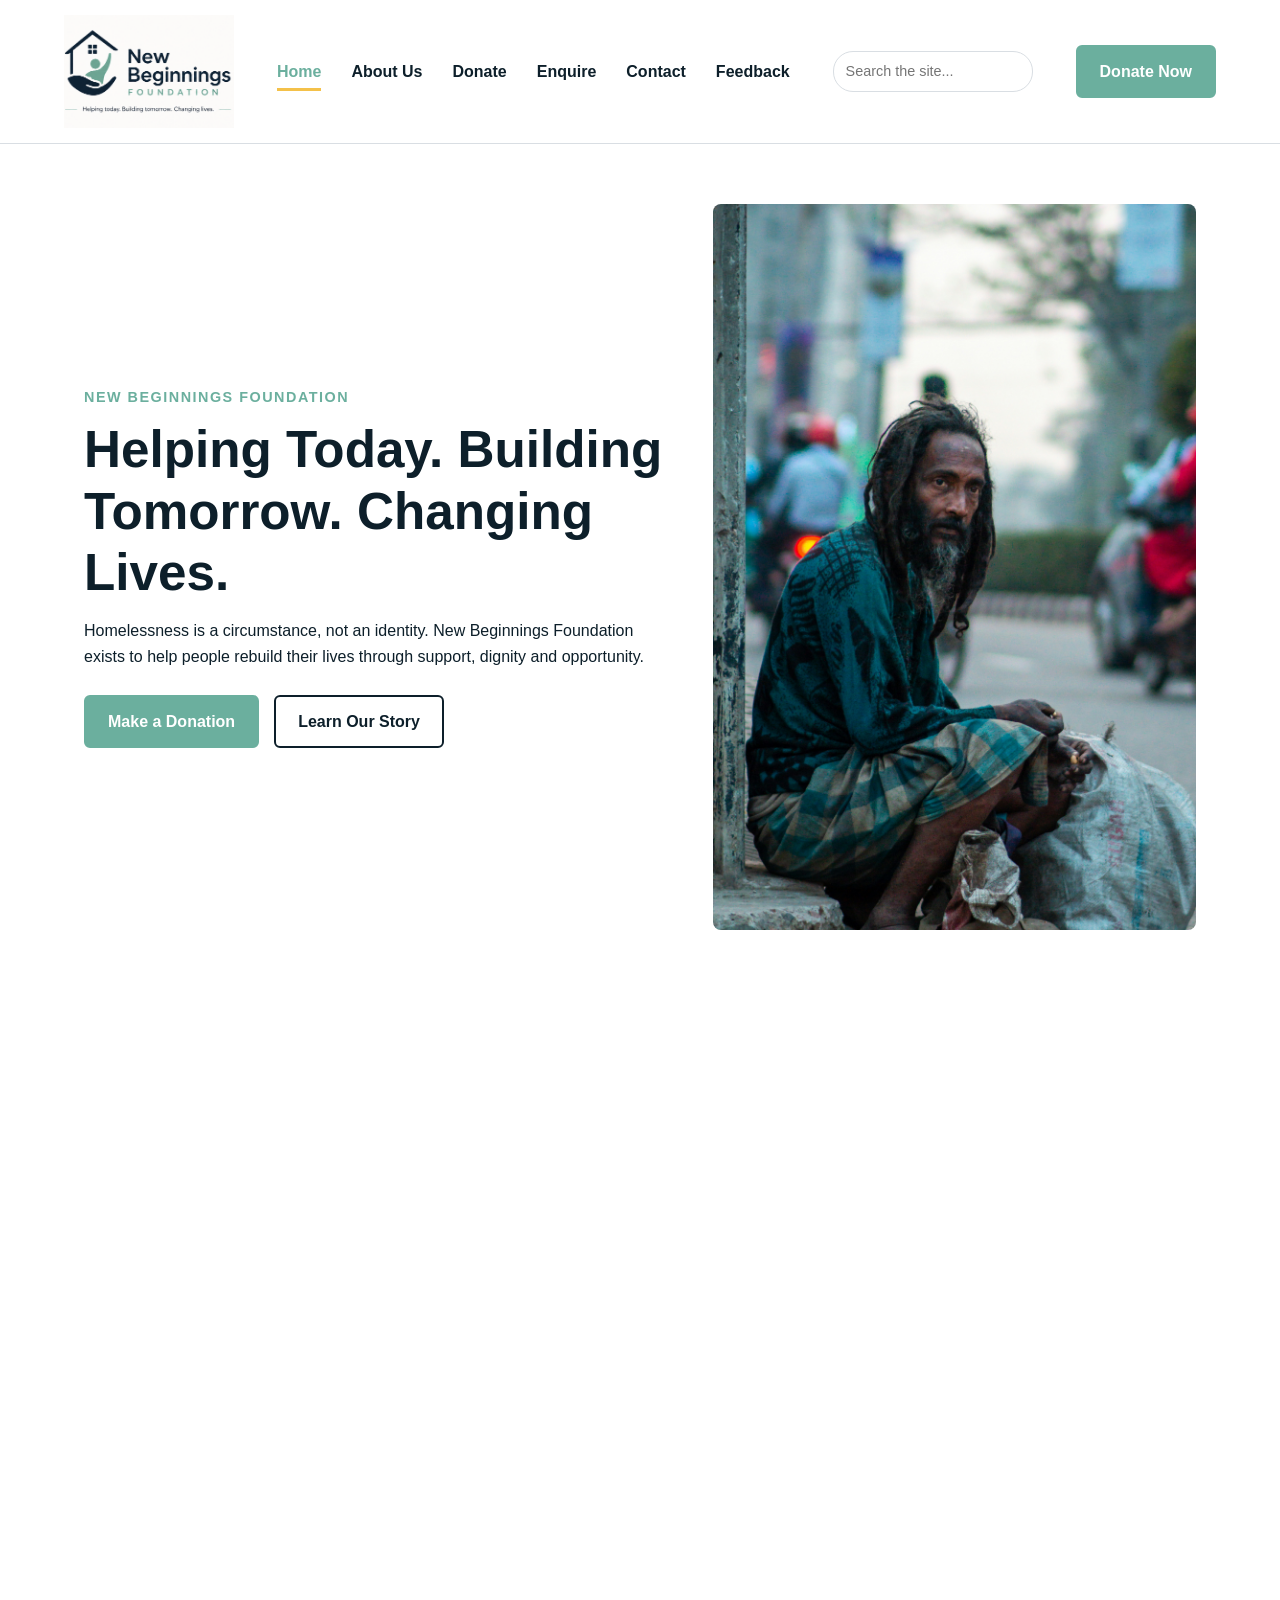
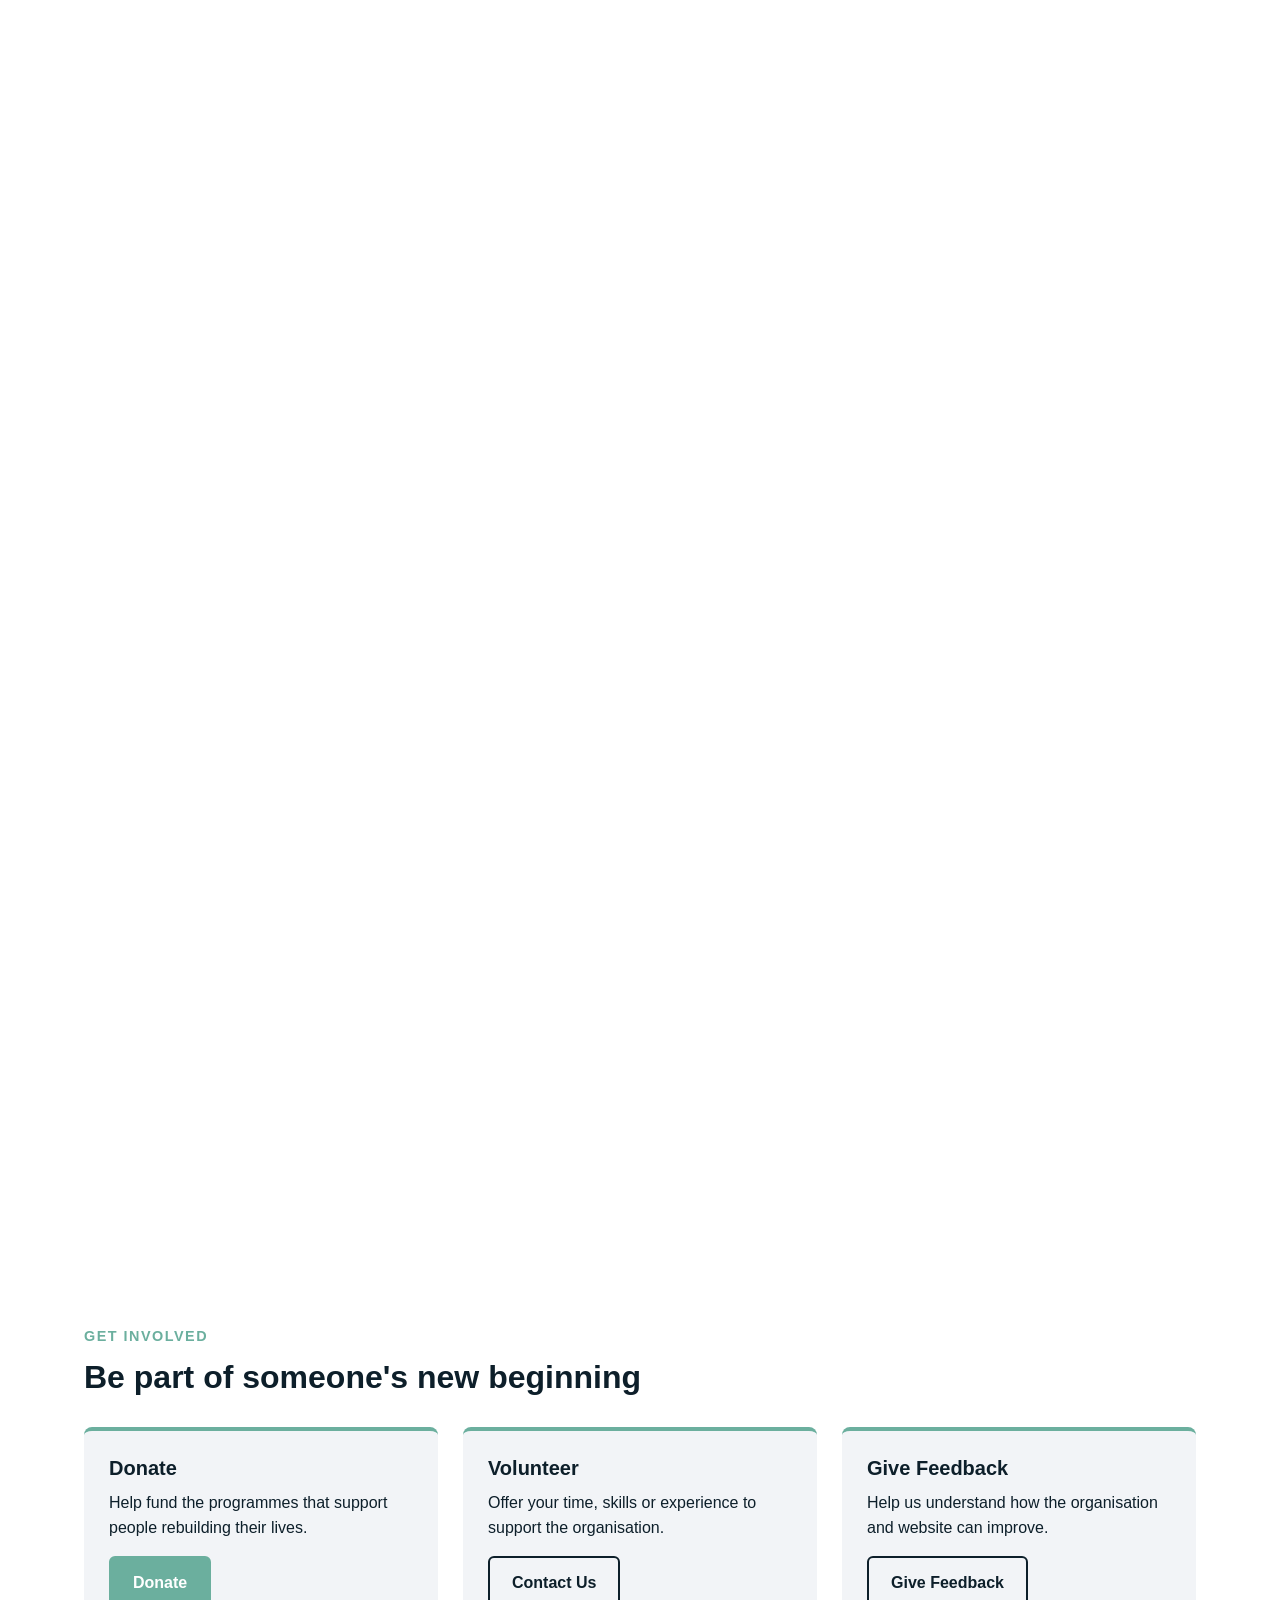
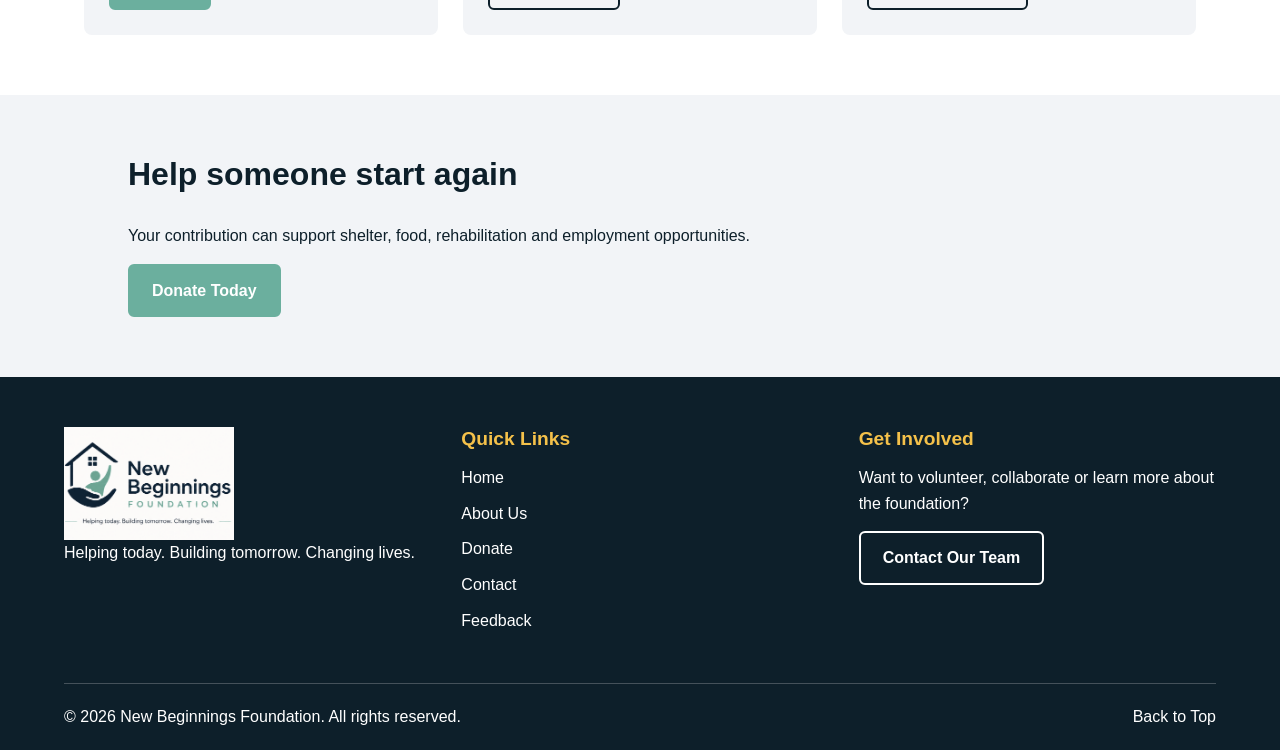
<file: index.html>
<!DOCTYPE html>
<html lang="en">

<header>
    <meta charset="UTF-8">
    <meta name="viewport" content="width=device-width, initial-scale=1.0">
    <meta name="description"
        content="New Beginnings Foundation is a South African non-profit organisation helping homeless people access shelter, rehabilitation, food and employment opportunities.">
    <meta name="author" content="New Beginnings Foundation">

    <meta name="robots" content="index, follow">

    <meta property="og:type" content="website">
    <meta property="og:site_name" content="New Beginnings Foundation">
    <meta property="og:title" content="New Beginnings Foundation | Helping People Rebuild Their Lives">
    <meta property="og:description" content="Helping homeless people access shelter, rehabilitation, food and employment opportunities in South Africa.">

    <title>Home | New Beginnings Foundation</title>

    <link rel="stylesheet" href="CSS/style.css">
</header>

<script src="JavaScript/search.js"></script>
<script src="JavaScript/counter.js"></script>
<script src="JavaScript/animations.js"></script>
<body id="top">

    <!--Header section-->
    <header class="site-header">

        <a href="index.html" class="logo-link">
            <img
                src="..\Subfolders\About\Logo.png"
                alt="New Beginnings Foundation logo"
                class="site-logo">
        </a>

        <nav class="main-navigation" aria-label="Main navigation">

            <ul>
                <li>
                    <a href="index.html" aria-current="page"> <!--Allows for styling of current page highlight-->
                        Home
                    </a>
                </li>
                <li>
                    <a href="about.html">
                        About Us
                    </a>
                </li>
                <li>
                    <a href="donate.html">
                        Donate
                    </a>
                </li>

                <li>
                    <a href="enquiry.html">
                        Enquire
                    </a>
                </li>

                <li>
                    <a href="contact.html">
                        Contact
                    </a>
                </li>
                <li>
                    <a href="feedback.html">
                        Feedback
                    </a>
                </li>
            </ul>
        </nav>

        <a href="donate.html" class="primary-button">
            Donate Now
        </a>

    </header>

    <main>
        <!--Hero-->

        <section class="content-section hero">

            <div>
                <p class="eyebrow">New Beginnings Foundation</p>

                <h1>Helping Today. Building Tomorrow. Changing Lives.</h1>

                <p>
                    Homelessness is a circumstance, not an identity.
                    New Beginnings Foundation exists to help people
                    rebuild their lives through support, dignity and
                    opportunity.
                </p>

                <div class="button-group">

                    <a href="donate.html" class="primary-button">
                        Make a Donation
                    </a>

                    <a href="about.html" class="secondary-button">
                        Learn Our Story
                    </a>
                </div>

            </div>

            <img
                src="..\Subfolders\Home\homeless.jpg"
                alt="A person experiencing homelessness"
                class="content-image">

        </section>

        <!--Main mission/goal-->
        <section class="content-section">

            <div class="section-heading">

                <p class="eyebrow">Why we exist</p>

                <h2>Existing for the people</h2>

            </div>

            <p>
                Here at New Beginnings Foundation, we prioritise the
                wellbeing and dignity of every person we assist.
            </p>

            <p>
                We exist to support people who are struggling to rebuild
                their lives and help them move towards stability,
                employment and independence.
            </p>

            <p>
                Our purpose is not only to provide short-term relief,
                but to help people create a better future.
            </p>

            <a href="about.html" class="secondary-button">
                Learn More About Us
            </a>

        </section>

        <!--Impact-->
        <section class="content-section">

            <div class="section-heading">

                <p class="eyebrow"> <!--Small text above heading-->
                    The challenge
                </p>

                <h2>Homelessness affects everyone</h2>

                <p>
                    Stronger communities are created when people work
                    together to support those who need help.
                </p>

            </div>

            <div class="card-grid">

                <article class="card">

                    <h3>200 000+</h3>
                    <p>People estimated to be experiencing homelessness.</p>

                </article>

                <article class="card">

                    <h3>60 million+</h3>
                    <p>
                        South Africans who can contribute towards
                        stronger communities.
                    </p>

                </article>

                <article class="card">

                    <h3>1 Goal</h3>

                    <p>Give people the opportunity to begin again.</p>

                </article>


            </div>
        </section>

        <!--Donation transperancy (where it goes/how its spent)-->
        <section class="content-section">

            <div class="section-heading">
                <p class="eyebrow"> <!--For transperancy from this point on the tags have an extra line-->
                    Your support matters
                </p>

                <h2>
                    Where donations go
                </h2>
            </div>

            <div class="card-grid">

                <article class="card"> <!--Meant to look like "bubbles" containing the info-->

                    <h3>
                        Housing
                    </h3>

                    <p>
                        Support towards temporary and subsidised
                        accommodation.
                    </p>

                </article>

                <article class="card">
                    <h3>
                        Food and Essentials
                    </h3>

                    <p>
                        Food, clothing, toiletries and other basic
                        necessities.
                    </p>
                </article>

                <article class="card">
                    <h3>
                        Rehabilitation
                    </h3>

                    <p>
                        Support for individuals working towards recovery
                        and stability.
                    </p>
                </article>

                <article class="card">
                    <h3>
                        Employment
                    </h3>

                    <p>
                        Helping people prepare for employment and access
                        opportunities.
                    </p>

                </article>
            </div>
        </section>

        <!--Company transperancy-->
        <section class="content-section">

            <div class="section-heading">

                <p class="eyebrow">
                    Transparency
                </p>

                <h2>
                    Every donation deserves an answer
                </h2>

            </div>

            <p>
                One of the main goals of New Beginnings Foundation is to
                show donors where their contributions are being used.
            </p>

            <p>
                Donations can be directed towards areas such as housing,
                food, rehabilitation and learnership opportunities.
            </p>

            <div class="card-grid">

                <article class="card">

                    <h3>
                        1. Donate
                    </h3>

                    <p>
                        Choose how much you would like to contribute.
                    </p>

                </article>

                <article class="card">

                    <h3>
                        2. Allocate
                    </h3>

                    <p>
                        Funds are directed towards foundation programmes
                        and priorities.
                    </p>

                </article>

                <article class="card">

                    <h3>
                        3. Report
                    </h3>

                    <p>
                        The foundation aims to provide regular updates
                        showing how funds have been used.
                    </p>

                </article>

            </div>

            <a href="donate.html" class="primary-button">
                See How Donations Work
            </a>

        </section>

        <!--Cumulative Donation Total-->
        <section class="content-section donation-total">

            <div class="section-heading">

                <p class="eyebrow">
                    Community support
                </p>

                <h2>
                    Together, every contribution adds up
                </h2>

            </div>

            <p>
                Current demonstration total:
            </p>

            <strong>
                R209 768
            </strong>

            <a href="donate.html" class="primary-button">
                Add Your Contribution
            </a>

        </section>

        <!--Donor leaderboard-->
        <section class="content-section">

            <div class="section-heading">

                <p class="eyebrow">
                    Community recognition
                </p>

                <h2>
                    Meet our top donors
                </h2>

            </div>

            <div class="table-container">

                <table>

                    <caption>
                        Donor Leaderboard
                    </caption>


                    <thead>
                        <tr>
                            <th scope="col">Rank</th>
                            <th scope="col">Donor</th>
                            <th scope="col">Amount</th>
                        </tr>
                    </thead>


                    <tbody>
                        <tr>
                            <td>1</td>
                            <td>Timmothy</td>
                            <td>R120 000</td>
                        </tr>

                        <tr>
                            <td>2</td>
                            <td>Thabo</td>
                            <td>R66 756</td>
                        </tr>

                        <tr>
                            <td>3</td>
                            <td>Charlene</td>
                            <td>R23 012</td>
                        </tr>
                    </tbody>

                </table>

            </div>

        </section>

        <!--Second Chance Plea-->
        <section class="content-section highlight-section">

            <div class="section-heading">

                <p class="eyebrow">
                    A new beginning
                </p>

                <h2>
                    Every journey is different.
                    Everyone deserves a second chance.
                </h2>

            </div>

            <p>
                A difficult period does not have to define someone's
                entire life. With support and opportunity, people can
                rebuild their confidence and independence.
            </p>
        </section>

        <!--Steps to a better life-->
        <section class="content-section">

            <div class="section-heading">

                <p class="eyebrow">
                    Moving forward
                </p>

                <h2>
                    Steps to a better life
                </h2>

            </div>

            <div class="card-grid">

                <article class="card">

                    <h3>
                        1. Accept where you are
                    </h3>

                    <p>
                        Understanding your current circumstances is the
                        first step towards change.
                    </p>

                </article>

                <article class="card">

                    <h3>
                        2. Visualise where you want to be
                    </h3>

                    <p>
                        Setting goals creates direction and gives people
                        something to work towards.
                    </p>

                </article>

                <article class="card">

                    <h3>
                        3. Work towards your new beginning
                    </h3>

                    <p>
                        Support, consistency and opportunity can help
                        turn a goal into a sustainable future.
                    </p>

                </article>
            </div>
        </section>

        <!-- Get Involved -->
        <section class="content-section">

            <div class="section-heading">

                <p class="eyebrow">
                    Get involved
                </p>

                <h2>
                    Be part of someone's new beginning
                </h2>

            </div>

            <div class="card-grid">

                <article class="card">

                    <h3>
                        Donate
                    </h3>

                    <p>
                        Help fund the programmes that support people
                        rebuilding their lives.
                    </p>

                    <a href="donate.html" class="primary-button">
                        Donate
                    </a>

                </article>

                <article class="card">

                    <h3>
                        Volunteer
                    </h3>

                    <p>
                        Offer your time, skills or experience to support
                        the organisation.
                    </p>

                    <a href="contact.html" class="secondary-button">
                        Contact Us
                    </a>

                </article>

                <article class="card">

                    <h3>
                        Give Feedback
                    </h3>

                    <p>
                        Help us understand how the organisation and
                        website can improve.
                    </p>

                    <a href="feedback.html" class="secondary-button">
                        Give Feedback
                    </a>

                </article>
            </div>
        </section>

        <!--CTA-->
        <section class="content-section highlight-section">

            <div class="section-heading">

                <h2>
                    Help someone start again
                </h2>

            </div>

            <p>
                Your contribution can support shelter, food,
                rehabilitation and employment opportunities.
            </p>

            <a href="donate.html" class="primary-button">
                Donate Today
            </a>
        </section>
    </main>

    <!--Footer section-->
    <footer class="site-footer">

        <div class="footer-content">

            <section>
                <img
                    src= "Subfolders\About\Logo.png"
                    alt="New Beginnings Foundation logo"
                    class="site-logo">

                <p>
                    Helping today. Building tomorrow.
                    Changing lives.
                </p>
            </section>

            <nav class="footer-navigation" aria-label="Footer navigation">

                <h2>
                    Quick Links
                </h2>

                <ul>
                    <li>
                        <a href="index.html">
                            Home
                        </a>
                    </li>
                    <li>
                        <a href="about.html">
                            About Us
                        </a>
                    </li>
                    <li>
                        <a href="donate.html">
                            Donate
                        </a>
                    </li>
                    <li>
                        <a href="contact.html">
                            Contact
                        </a>
                    </li>
                    <li>
                        <a href="feedback.html">
                            Feedback
                        </a>
                    </li>
                </ul>
            </nav>


            <section>
                <h2>
                    Get Involved
                </h2>

                <p>
                    Want to volunteer, collaborate or learn more about
                    the foundation?
                </p>

                <a href="contact.html" class="secondary-button">
                    Contact Our Team
                </a>

            </section>
        </div>

        <div class="footer-bottom">

            <p>
                &copy; 2026 New Beginnings Foundation.
                All rights reserved.
            </p>

            <a href="#top">
                Back to Top
            </a>
        </div>
    </footer>
</body>

</html>
</file>
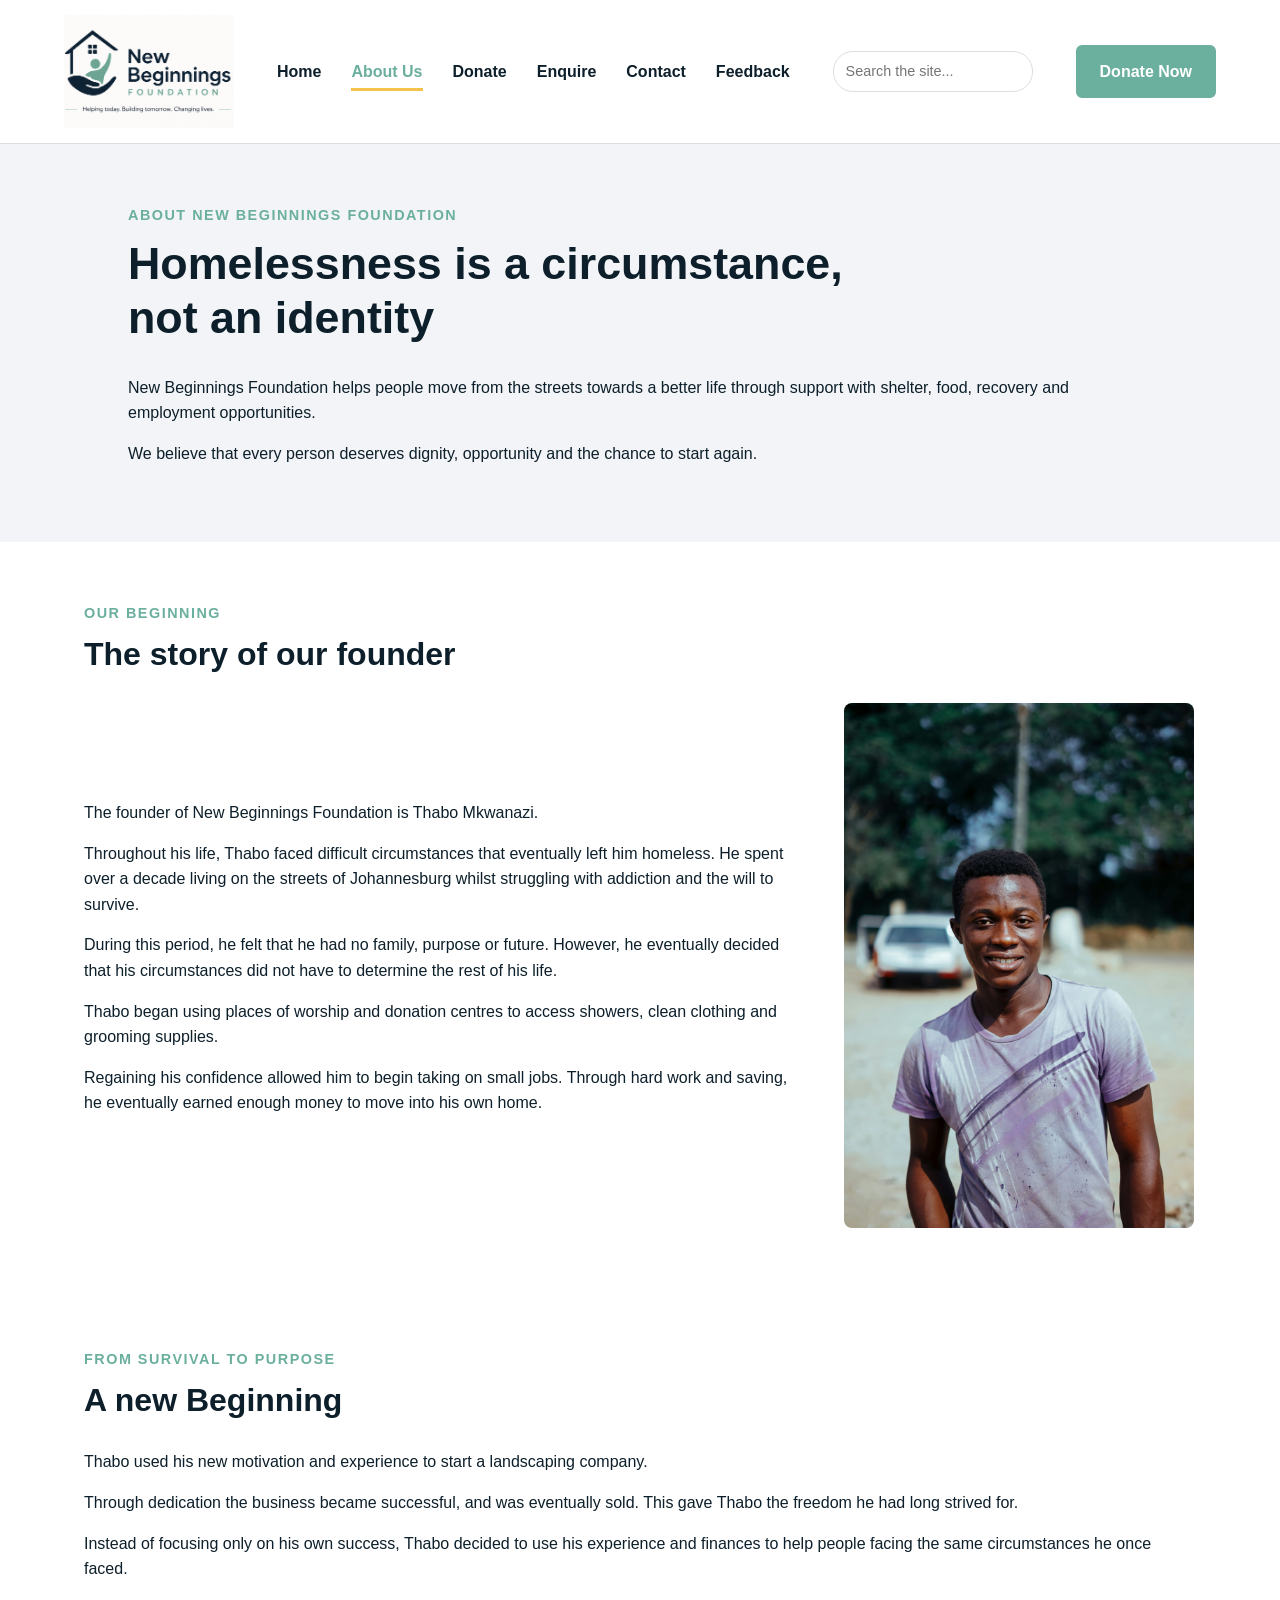
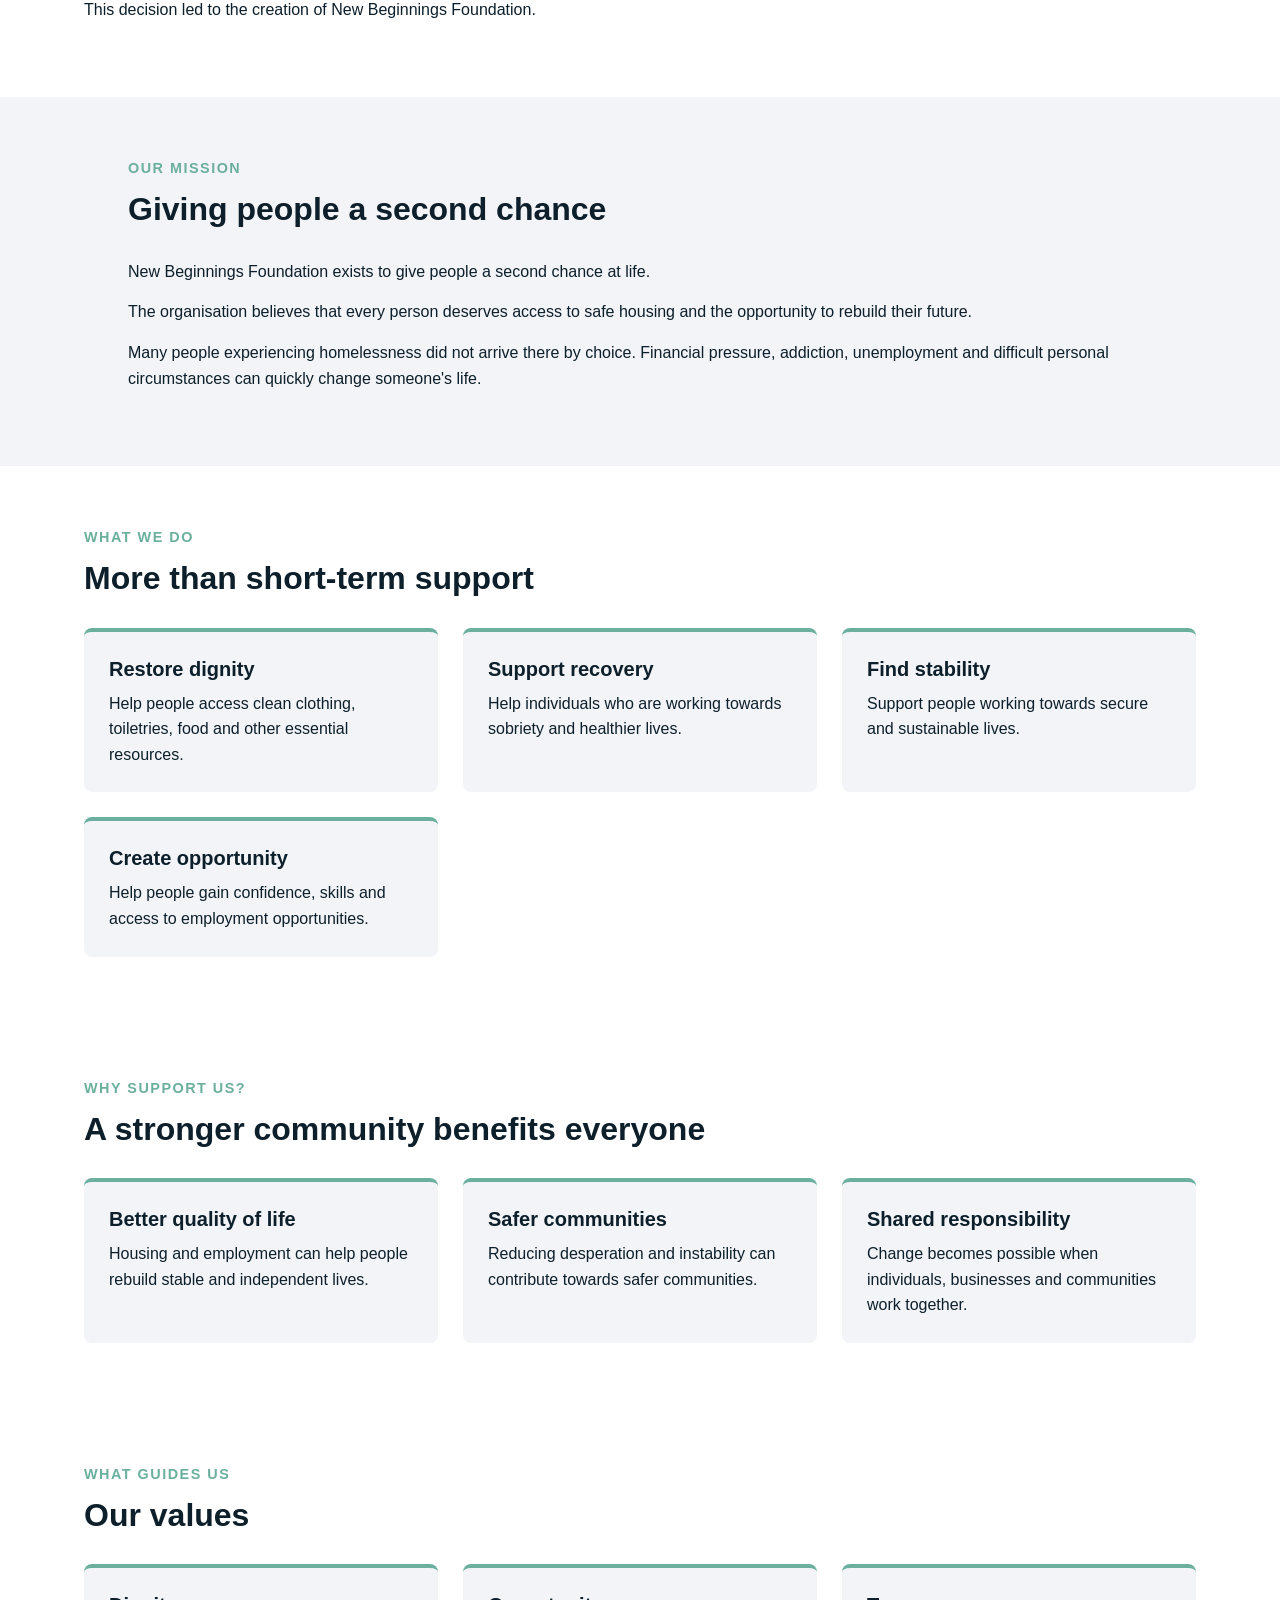
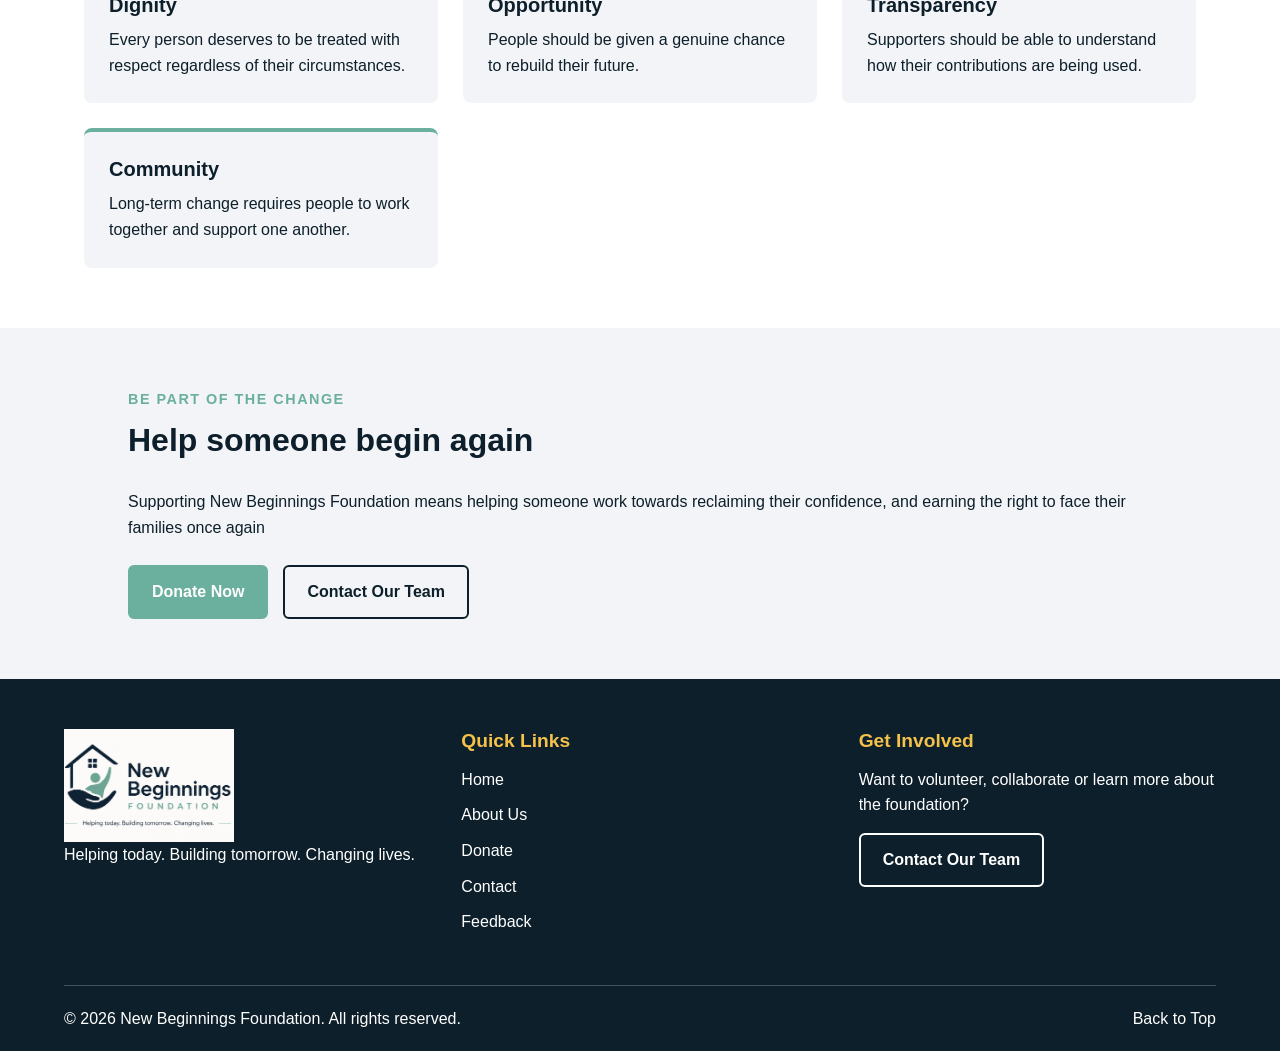
<file: about.html>
<!DOCTYPE html>
<html lang="en">

<head>
    <meta charset="UTF-8">
    <meta name="viewport" content="width=device-width, initial-scale=1.0">
    <meta name="description"
        content="Learn about New Beginnings Foundation, our founder Thabo Mkwanazi, our mission and our commitment to helping people rebuild their lives.">
    <meta name="author" content="New Beginnings Foundation">

    <meta name="robots" content="index, follow">

    <meta property="og:type" content="website">
    <meta property="og:site_name" content="New Beginnings Foundation">
    <meta property="og:title" content="About Us | New Beginnings Foundation">
    <meta property="og:description" content="Discover our mission, founder and commitment to helping homeless people rebuild their lives.">

    <title>About Us | New Beginnings Foundation</title>

    <link rel="stylesheet" href="CSS/style.css">
</head>

<script src="JavaScript/search.js"></script>
<script src="JavaScript/animations.js"></script>
<body id="top">


    <!--Header-->
    <header class="site-header">

        <a href="index.html" class="logo-link">

            <img
                src="..\Subfolders\About\Logo.png"
                alt="New Beginnings Foundation logo"
                class="site-logo">

        </a>


        <nav class="main-navigation" aria-label="Main navigation">

            <ul>
                <li>
                    <a href="index.html">
                        Home
                    </a>
                </li>
                <li>
                    <a href="about.html" aria-current="page">
                        About Us
                    </a>
                </li>
                <li>
                    <a href="donate.html">
                        Donate
                    </a>
                </li>

                <li>
                    <a href="enquiry.html">
                        Enquire
                    </a>
                </li>

                <li>
                    <a href="contact.html">
                        Contact
                    </a>
                </li>

                <li>
                    <a href="feedback.html">
                        Feedback
                    </a>
                </li>
            </ul>
        </nav>

        <a href="donate.html" class="primary-button"> <!--CTA-->
            Donate Now
        </a>

    </header>

    <main>

        <section class="content-section highlight-section">

            <div class="section-heading">

                <p class="eyebrow">
                    About New Beginnings Foundation
                </p>

                <h1>
                    Homelessness is a circumstance, not an identity
                </h1>

            </div>

            <p>
                New Beginnings Foundation helps people move from the
                streets towards a better life through support with
                shelter, food, recovery and employment opportunities.
            </p>

            <p>
                We believe that every person deserves dignity,
                opportunity and the chance to start again.
            </p>

        </section>

        <!--About Our Founder-->
        <section class="content-section">

            <div class="section-heading">

                <p class="eyebrow">
                    Our beginning
                </p>

                <h2>
                    The story of our founder
                </h2>

            </div>

            <div class="founder-layout">

                <div>

                    <p>
                        The founder of New Beginnings Foundation is
                        Thabo Mkwanazi.
                    </p>

                    <p>
                        Throughout his life, Thabo faced difficult
                        circumstances that eventually left him homeless.
                        He spent over a decade living on the streets
                        of Johannesburg whilst struggling with addiction
                        and the will to survive.
                    </p>

                    <p>
                        During this period, he felt that he had no
                        family, purpose or future. However, he eventually
                        decided that his circumstances did not have to
                        determine the rest of his life.
                    </p>

                    <p>
                        Thabo began using places of worship and donation
                        centres to access showers, clean clothing and
                        grooming supplies. 
                    </p>

                    <p>
                        Regaining his confidence allowed him to begin
                        taking on small jobs. Through hard work and
                        saving, he eventually earned enough money to
                        move into his own home.
                    </p>

                </div>

                <img
                    src="..\Subfolders\About\founder.jpg"
                    alt="Founder of New Beginnings Foundation"
                    class="founder-image">

            </div>

        </section>

        <!--Building a new life-->
        <section class="content-section">

            <div class="section-heading">

                <p class="eyebrow">
                    From survival to purpose
                </p>

                <h2>
                    A new Beginning
                </h2>

            </div>

            <p>
                Thabo used his new motivation and experience to start
                a landscaping company.
            </p>

            <p>
                Through dedication the business became successful, and was eventually sold.
                This gave Thabo the freedom he had long strived for.
            </p>

            <p>
                Instead of focusing only on his own success, Thabo
                decided to use his experience and finances to help people facing
                the same circumstances he once faced.
            </p>

            <p>
                This decision led to the creation of New Beginnings
                Foundation.
            </p>

        </section>

        <!--Our Mission-->
        <section class="content-section highlight-section">

            <div class="section-heading">

                <p class="eyebrow">
                    Our mission
                </p>

                <h2>
                    Giving people a second chance
                </h2>

            </div>

            <p>
                New Beginnings Foundation exists to give people a
                second chance at life.
            </p>

            <p>
                The organisation believes that every person deserves
                access to safe housing and the opportunity to rebuild
                their future.
            </p>

            <p>
                Many people experiencing homelessness did not arrive
                there by choice. Financial pressure, addiction,
                unemployment and difficult personal circumstances can
                quickly change someone's life.
            </p>

        </section>

        <!--Main aim-->
        <section class="content-section">

            <div class="section-heading">

                <p class="eyebrow">
                    What we do
                </p>

                <h2>
                    More than short-term support
                </h2>

            </div>

            <div class="card-grid">


                <article class="card">

                    <h3>
                        Restore dignity
                    </h3>

                    <p>
                        Help people access clean clothing, toiletries,
                        food and other essential resources.
                    </p>

                </article>

                <article class="card">

                    <h3>
                        Support recovery
                    </h3>

                    <p>
                        Help individuals who are working towards
                        sobriety and healthier lives.
                    </p>

                </article>

                <article class="card">

                    <h3>
                        Find stability
                    </h3>

                    <p>
                        Support people working towards secure and
                        sustainable lives.
                    </p>

                </article>

                <article class="card">

                    <h3>
                        Create opportunity
                    </h3>

                    <p>
                        Help people gain confidence, skills and access
                        to employment opportunities.
                    </p>

                </article>

            </div>
        </section>

        <!--Why help us-->
        <section class="content-section">

            <div class="section-heading">

                <p class="eyebrow">
                    Why support us?
                </p>

                <h2>
                    A stronger community benefits everyone
                </h2>

            </div>

            <div class="card-grid">

                <article class="card">

                    <h3>
                        Better quality of life
                    </h3>

                    <p>
                        Housing and employment can help people rebuild
                        stable and independent lives.
                    </p>

                </article>

                <article class="card">

                    <h3>
                        Safer communities
                    </h3>

                    <p>
                        Reducing desperation and instability can
                        contribute towards safer communities.
                    </p>

                </article>

                <article class="card">

                    <h3>
                        Shared responsibility
                    </h3>

                    <p>
                        Change becomes possible when individuals,
                        businesses and communities work together.
                    </p>

                </article>
            </div>
        </section>

        <!--Values-->
        <section class="content-section">

            <div class="section-heading">

                <p class="eyebrow">
                    What guides us
                </p>

                <h2>
                    Our values
                </h2>

            </div>

            <div class="card-grid">

                <article class="card">

                    <h3>
                        Dignity
                    </h3>

                    <p>
                        Every person deserves to be treated with
                        respect regardless of their circumstances.
                    </p>

                </article>

                <article class="card">

                    <h3>
                        Opportunity
                    </h3>

                    <p>
                        People should be given a genuine chance to
                        rebuild their future.
                    </p>

                </article>

                <article class="card">

                    <h3>
                        Transparency
                    </h3>

                    <p>
                        Supporters should be able to understand how
                        their contributions are being used.
                    </p>

                </article>

                <article class="card">

                    <h3>
                        Community
                    </h3>

                    <p>
                        Long-term change requires people to work
                        together and support one another.
                    </p>

                </article>
            </div>
        </section>

        <!--CTA-->
        <section class="content-section highlight-section">

            <div class="section-heading">

                <p class="eyebrow">
                    Be part of the change
                </p>

                <h2>
                    Help someone begin again
                </h2>

            </div>

            <p>
                Supporting New Beginnings Foundation means helping
                someone work towards reclaiming their confidence, and earning the right 
                to face their families once again
            </p>

            <div class="button-group">

                <a href="donate.html" class="primary-button">
                    Donate Now
                </a>

                <a href="contact.html" class="secondary-button">
                    Contact Our Team
                </a>

            </div>

        </section>

    </main>

    <!--Footer-->
    <footer class="site-footer">
        <div class="footer-content">

            <section>

                <img
                    src="..\Subfolders\About\Logo.png"
                    alt="New Beginnings Foundation logo"
                    class="site-logo">

                <p>
                    Helping today. Building tomorrow.
                    Changing lives.
                </p>

            </section>

            <nav class="footer-navigation" aria-label="Footer navigation">

                <h2>
                    Quick Links
                </h2>
                <ul>
                    <li>
                        <a href="index.html">
                            Home
                        </a>
                    </li>
                    <li>
                        <a href="about.html">
                            About Us
                        </a>
                    </li>
                    <li>
                        <a href="donate.html">
                            Donate
                        </a>
                    </li>
                    <li>
                        <a href="contact.html">
                            Contact
                        </a>
                    </li>
                    <li>
                        <a href="feedback.html">
                            Feedback
                        </a>
                    </li>
                </ul>
            </nav>

            <section>
                <h2>
                    Get Involved
                </h2>

                <p>
                    Want to volunteer, collaborate or learn more about
                    the foundation?
                </p>

                <a href="contact.html" class="secondary-button">
                    Contact Our Team
                </a>
            </section>
        </div>

        <div class="footer-bottom">
            <p>
                &copy; 2026 New Beginnings Foundation.
                All rights reserved.
            </p>

            <a href="#top">
                Back to Top
            </a>
        </div>
    </footer>
</body>
</html>
</file>
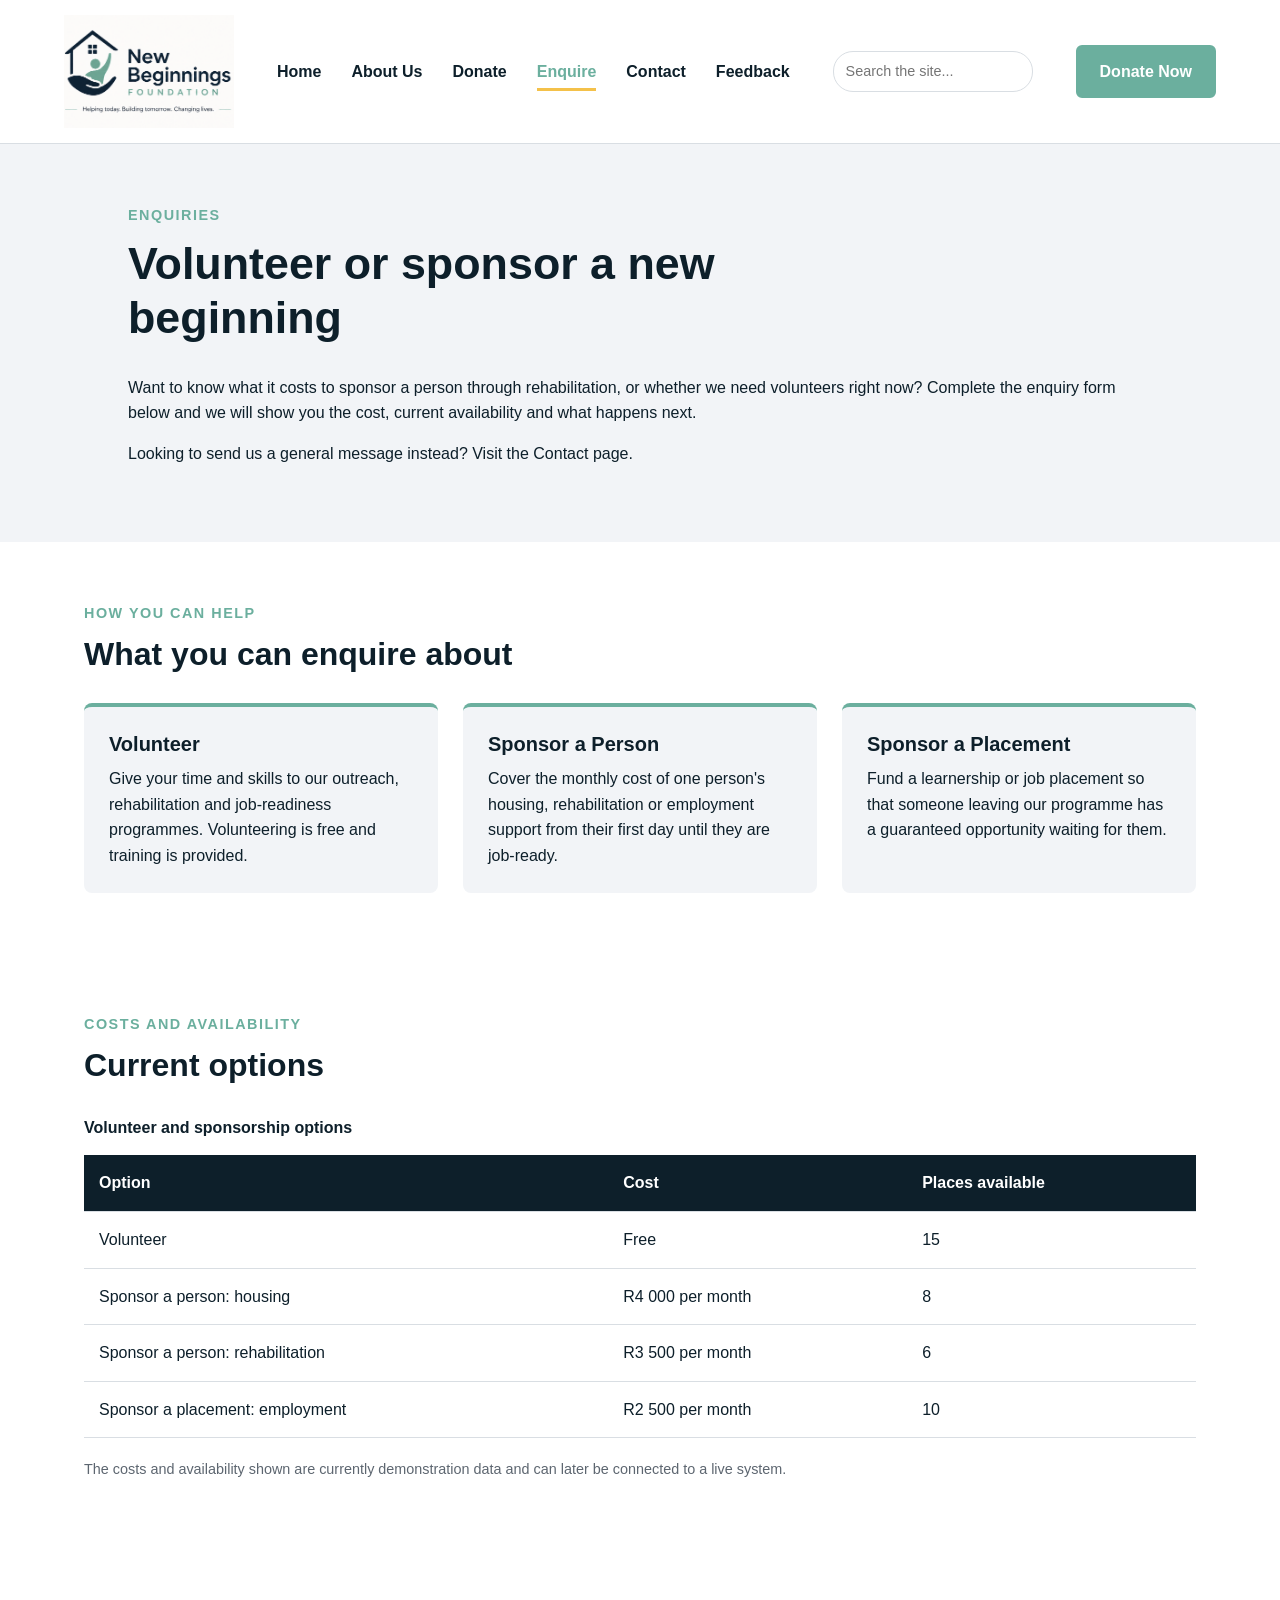
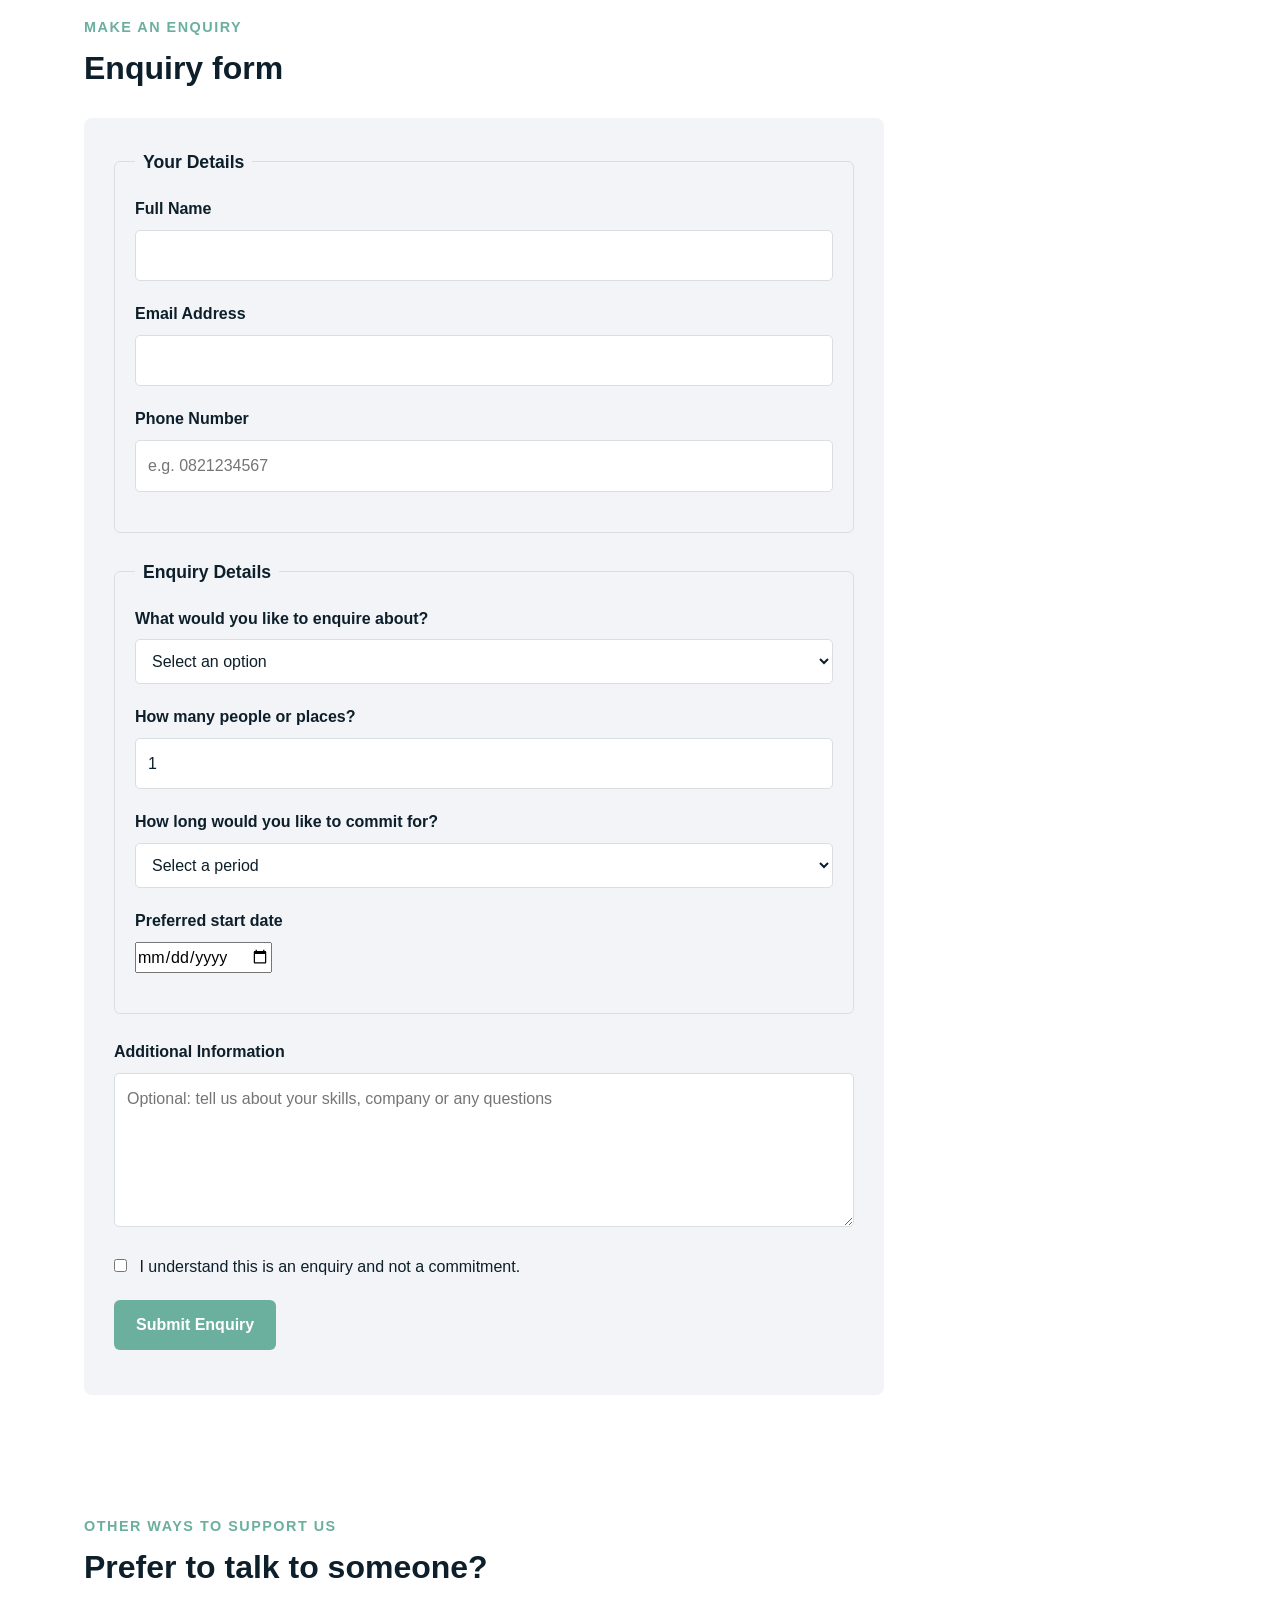
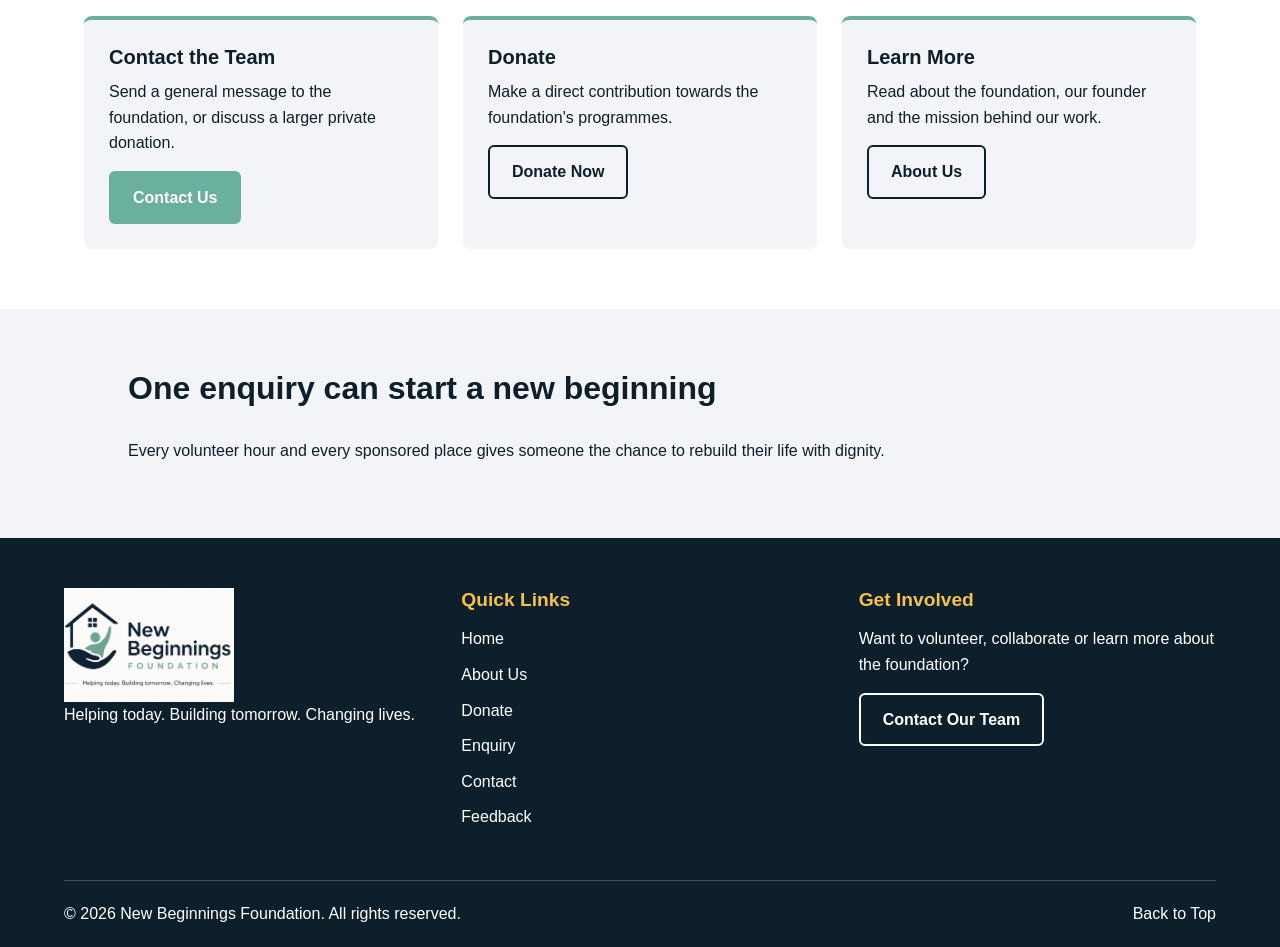
<file: enquiry.html>
<!DOCTYPE html>
<html lang="en">

<head>
    <meta charset="UTF-8">
    <meta name="viewport" content="width=device-width, initial-scale=1.0">
    <meta name="description"
        content="Enquire about volunteering or sponsoring a person, programme or placement with New Beginnings Foundation and find out the cost and availability.">
    <meta name="author" content="New Beginnings Foundation">

    <meta name="robots" content="index, follow">

    <meta property="og:type" content="website">
    <meta property="og:site_name" content="New Beginnings Foundation">
    <meta property="og:title" content="Enquiries | New Beginnings Foundation">
    <meta property="og:description" content="Find out how to volunteer, sponsor an individual or support our programmes.">

    <title>Enquiries | New Beginnings Foundation</title>
    <link rel="stylesheet" href="CSS/style.css">
    <script src="JavaScript/search.js" defer></script>
    <script src="JavaScript/animations.js" defer></script>
    <script src="JavaScript/validation.js" defer></script>
    <script src="JavaScript/form-ajax.js" defer></script>
</head>

<body id="top">


    <!--Header-->
    <header class="site-header">

        <a href="index.html" class="logo-link">

            <img
                src="../Subfolders/About/Logo.png"
                alt="New Beginnings Foundation logo"
                class="site-logo">

        </a>

        <nav class="main-navigation" aria-label="Main navigation">

            <ul>
                <li>
                    <a href="index.html">
                        Home
                    </a>
                </li>
                <li>
                    <a href="about.html">
                        About Us
                    </a>
                </li>
                <li>
                    <a href="donate.html">
                        Donate
                    </a>
                </li>
                <li>
                    <a href="enquiry.html" aria-current="page">
                        Enquire
                    </a>
                </li>
                <li>
                    <a href="contact.html">
                        Contact
                    </a>
                </li>
                <li>
                    <a href="feedback.html">
                        Feedback
                    </a>
                </li>
            </ul>
        </nav>

        <a href="donate.html" class="primary-button">
            Donate Now
        </a>
    </header>

    <main>

        <!--Introduction-->
        <section class="content-section highlight-section">

            <div class="section-heading">

                <p class="eyebrow">
                    Enquiries
                </p>

                <h1>
                    Volunteer or sponsor a new beginning
                </h1>

            </div>

            <p>
                Want to know what it costs to sponsor a person through
                rehabilitation, or whether we need volunteers right now?
                Complete the enquiry form below and we will show you the
                cost, current availability and what happens next.
            </p>

            <p>
                Looking to send us a general message instead?
                Visit the <a href="contact.html">Contact page</a>.
            </p>

        </section>

        <!--Enquiry Options-->
        <section class="content-section">

            <div class="section-heading">

                <p class="eyebrow">
                    How you can help
                </p>

                <h2>
                    What you can enquire about
                </h2>

            </div>

            <div class="card-grid">

                <article class="card">

                    <h3>
                        Volunteer
                    </h3>

                    <p>
                        Give your time and skills to our outreach,
                        rehabilitation and job-readiness programmes.
                        Volunteering is free and training is provided.
                    </p>

                </article>

                <article class="card">

                    <h3>
                        Sponsor a Person
                    </h3>

                    <p>
                        Cover the monthly cost of one person's housing,
                        rehabilitation or employment support from their
                        first day until they are job-ready.
                    </p>

                </article>

                <article class="card">

                    <h3>
                        Sponsor a Placement
                    </h3>

                    <p>
                        Fund a learnership or job placement so that
                        someone leaving our programme has a guaranteed
                        opportunity waiting for them.
                    </p>

                </article>

            </div>

        </section>

        <!--Costs and availability-->
        <section class="content-section">

            <div class="section-heading">

                <p class="eyebrow">
                    Costs and availability
                </p>

                <h2>
                    Current options
                </h2>

            </div>

            <div class="table-container">

                <table>

                    <caption>
                        Volunteer and sponsorship options
                    </caption>

                    <thead>
                        <tr>
                            <th scope="col">Option</th>
                            <th scope="col">Cost</th>
                            <th scope="col">Places available</th>
                        </tr>
                    </thead>

                    <tbody>
                        <tr>
                            <td>Volunteer</td>
                            <td>Free</td>
                            <td>15</td>
                        </tr>
                        <tr>
                            <td>Sponsor a person: housing</td>
                            <td>R4 000 per month</td>
                            <td>8</td>
                        </tr>
                        <tr>
                            <td>Sponsor a person: rehabilitation</td>
                            <td>R3 500 per month</td>
                            <td>6</td>
                        </tr>
                        <tr>
                            <td>Sponsor a placement: employment</td>
                            <td>R2 500 per month</td>
                            <td>10</td>
                        </tr>
                    </tbody>

                </table>

            </div>

            <p class="note">
                The costs and availability shown are currently
                demonstration data and can later be connected to a
                live system.
            </p>

        </section>

        <!--Enquiry form-->
        <section class="content-section">

            <div class="section-heading">

                <p class="eyebrow">
                    Make an enquiry
                </p>

                <h2>
                    Enquiry form
                </h2>

            </div>

            <!-- Replace the action with your own form endpoint (e.g. Formspree) when JavaScript is added -->
            <form id="enquiry-form" class="site-form" action="https://formspree.io/f/xzeenbzz" method="POST">

                <!-- Personal information -->
                <fieldset>

                    <legend>
                        Your Details
                    </legend>

                    <div class="form-group">

                        <label for="enquiry-name">
                            Full Name
                        </label>

                        <input
                            type="text"
                            id="enquiry-name"
                            name="name"
                            minlength="2"
                            maxlength="60"
                            pattern="[A-Za-z][A-Za-z\s'\-]+"
                            title="Letters, spaces, hyphens and apostrophes only"
                            required>

                    </div>

                    <div class="form-group">

                        <label for="enquiry-email">
                            Email Address
                        </label>

                        <input
                            type="email"
                            id="enquiry-email"
                            name="email"
                            maxlength="100"
                            required>

                    </div>

                    <div class="form-group">

                        <label for="enquiry-phone">
                            Phone Number
                        </label>

                        <input
                            type="tel"
                            id="enquiry-phone"
                            name="phone"
                            placeholder="e.g. 0821234567"
                            pattern="(\+27|0)[0-9]{9}"
                            title="A South African number, e.g. 0821234567 or +27821234567"
                            required>

                    </div>

                </fieldset>

                <!-- Enquiry details -->
                <fieldset>

                    <legend>
                        Enquiry Details
                    </legend>

                    <div class="form-group">

                        <label for="enquiry-type">
                            What would you like to enquire about?
                        </label>

                        <select
                            id="enquiry-type"
                            name="enquiry-type"
                            required>

                            <option value="">
                                Select an option
                            </option>

                            <option value="volunteer">
                                Volunteer
                            </option>

                            <option value="sponsor-housing">
                                Sponsor a person: housing
                            </option>

                            <option value="sponsor-rehabilitation">
                                Sponsor a person: rehabilitation
                            </option>

                            <option value="sponsor-employment">
                                Sponsor a placement: employment
                            </option>

                        </select>

                    </div>

                    <div class="form-group">

                        <label for="enquiry-quantity">
                            How many people or places?
                        </label>

                        <input
                            type="number"
                            id="enquiry-quantity"
                            name="quantity"
                            min="1"
                            max="20"
                            step="1"
                            value="1"
                            required>

                    </div>

                    <div class="form-group">

                        <label for="enquiry-duration">
                            How long would you like to commit for?
                        </label>

                        <select
                            id="enquiry-duration"
                            name="duration"
                            required>

                            <option value="">
                                Select a period
                            </option>

                            <option value="3">
                                3 months
                            </option>

                            <option value="6">
                                6 months
                            </option>

                            <option value="12">
                                12 months
                            </option>

                        </select>

                    </div>

                    <div class="form-group">

                        <label for="enquiry-date">
                            Preferred start date
                        </label>

                        <input
                            type="date"
                            id="enquiry-date"
                            name="start-date"
                            required>

                    </div>

                </fieldset>

                <!-- Optional message -->
                <div class="form-group">

                    <label for="enquiry-message">
                        Additional Information
                    </label>

                    <textarea
                        id="enquiry-message"
                        name="message"
                        rows="5"
                        maxlength="500"
                        placeholder="Optional: tell us about your skills, company or any questions"></textarea>

                </div>

                <!-- Confirmation -->
                <div class="form-group">

                    <input
                        type="checkbox"
                        id="enquiry-confirm"
                        name="confirm"
                        value="yes"
                        required>

                    <label for="enquiry-confirm">
                        I understand this is an enquiry and not a commitment.
                    </label>

                </div>

                <button type="submit" class="primary-button">
                    Submit Enquiry
                </button>

            </form>
        </section>

        <!--Response (hidden until the enquiry has been processed)-->
        <section id="enquiry-response" class="content-section highlight-section" aria-live="polite" hidden>

            <div class="section-heading">

                <p class="eyebrow">
                    Our response
                </p>

                <h2>
                    Thank you for your enquiry
                </h2>

            </div>

            <div class="card">

                <h3 id="response-title"></h3>

                <p id="response-cost"></p>

                <p id="response-availability"></p>

                <p id="response-next"></p>

            </div>

        </section>

        <!--Other ways to help-->
        <section class="content-section">

            <div class="section-heading">

                <p class="eyebrow">
                    Other ways to support us
                </p>

                <h2>
                    Prefer to talk to someone?
                </h2>
            </div>

            <div class="card-grid">

                <article class="card">

                    <h3>
                        Contact the Team
                    </h3>

                    <p>
                        Send a general message to the foundation, or
                        discuss a larger private donation.
                    </p>

                    <a href="contact.html" class="primary-button">
                        Contact Us
                    </a>

                </article>

                <article class="card">

                    <h3>
                        Donate
                    </h3>

                    <p>
                        Make a direct contribution towards the
                        foundation's programmes.
                    </p>

                    <a href="donate.html" class="secondary-button">
                        Donate Now
                    </a>

                </article>

                <article class="card">

                    <h3>
                        Learn More
                    </h3>

                    <p>
                        Read about the foundation, our founder and
                        the mission behind our work.
                    </p>

                    <a href="about.html" class="secondary-button">
                        About Us
                    </a>

                </article>

            </div>
        </section>

        <!--Final Message-->
        <section class="content-section highlight-section">

            <div class="section-heading">

                <h2>
                    One enquiry can start a new beginning
                </h2>

            </div>

            <p>
                Every volunteer hour and every sponsored place gives
                someone the chance to rebuild their life with dignity.
            </p>

        </section>
    </main>

    <!--Footer-->
    <footer class="site-footer">

        <div class="footer-content">

            <section>

                <img
                    src="../Subfolders/About/Logo.png"
                    alt="New Beginnings Foundation logo"
                    class="site-logo">

                <p>
                    Helping today. Building tomorrow.
                    Changing lives.
                </p>

            </section>

            <nav class="footer-navigation" aria-label="Footer navigation">

                <h2>
                    Quick Links
                </h2>

                <ul>
                    <li>
                        <a href="index.html">
                            Home
                        </a>
                    </li>
                    <li>
                        <a href="about.html">
                            About Us
                        </a>
                    </li>
                    <li>
                        <a href="donate.html">
                            Donate
                        </a>
                    </li>
                    <li>
                        <a href="enquiry.html">
                            Enquiry
                        </a>
                    </li>
                    <li>
                        <a href="contact.html">
                            Contact
                        </a>
                    </li>
                    <li>
                        <a href="feedback.html">
                            Feedback
                        </a>
                    </li>
                </ul>
            </nav>

            <section>

                <h2>
                    Get Involved
                </h2>

                <p>
                    Want to volunteer, collaborate or learn more about
                    the foundation?
                </p>

                <a href="contact.html" class="secondary-button">
                    Contact Our Team
                </a>

            </section>
        </div>

        <div class="footer-bottom">

            <p>
                &copy; 2026 New Beginnings Foundation.
                All rights reserved.
            </p>

            <a href="#top">
                Back to Top
            </a>

        </div>
    </footer>
</body>

</html>
</file>
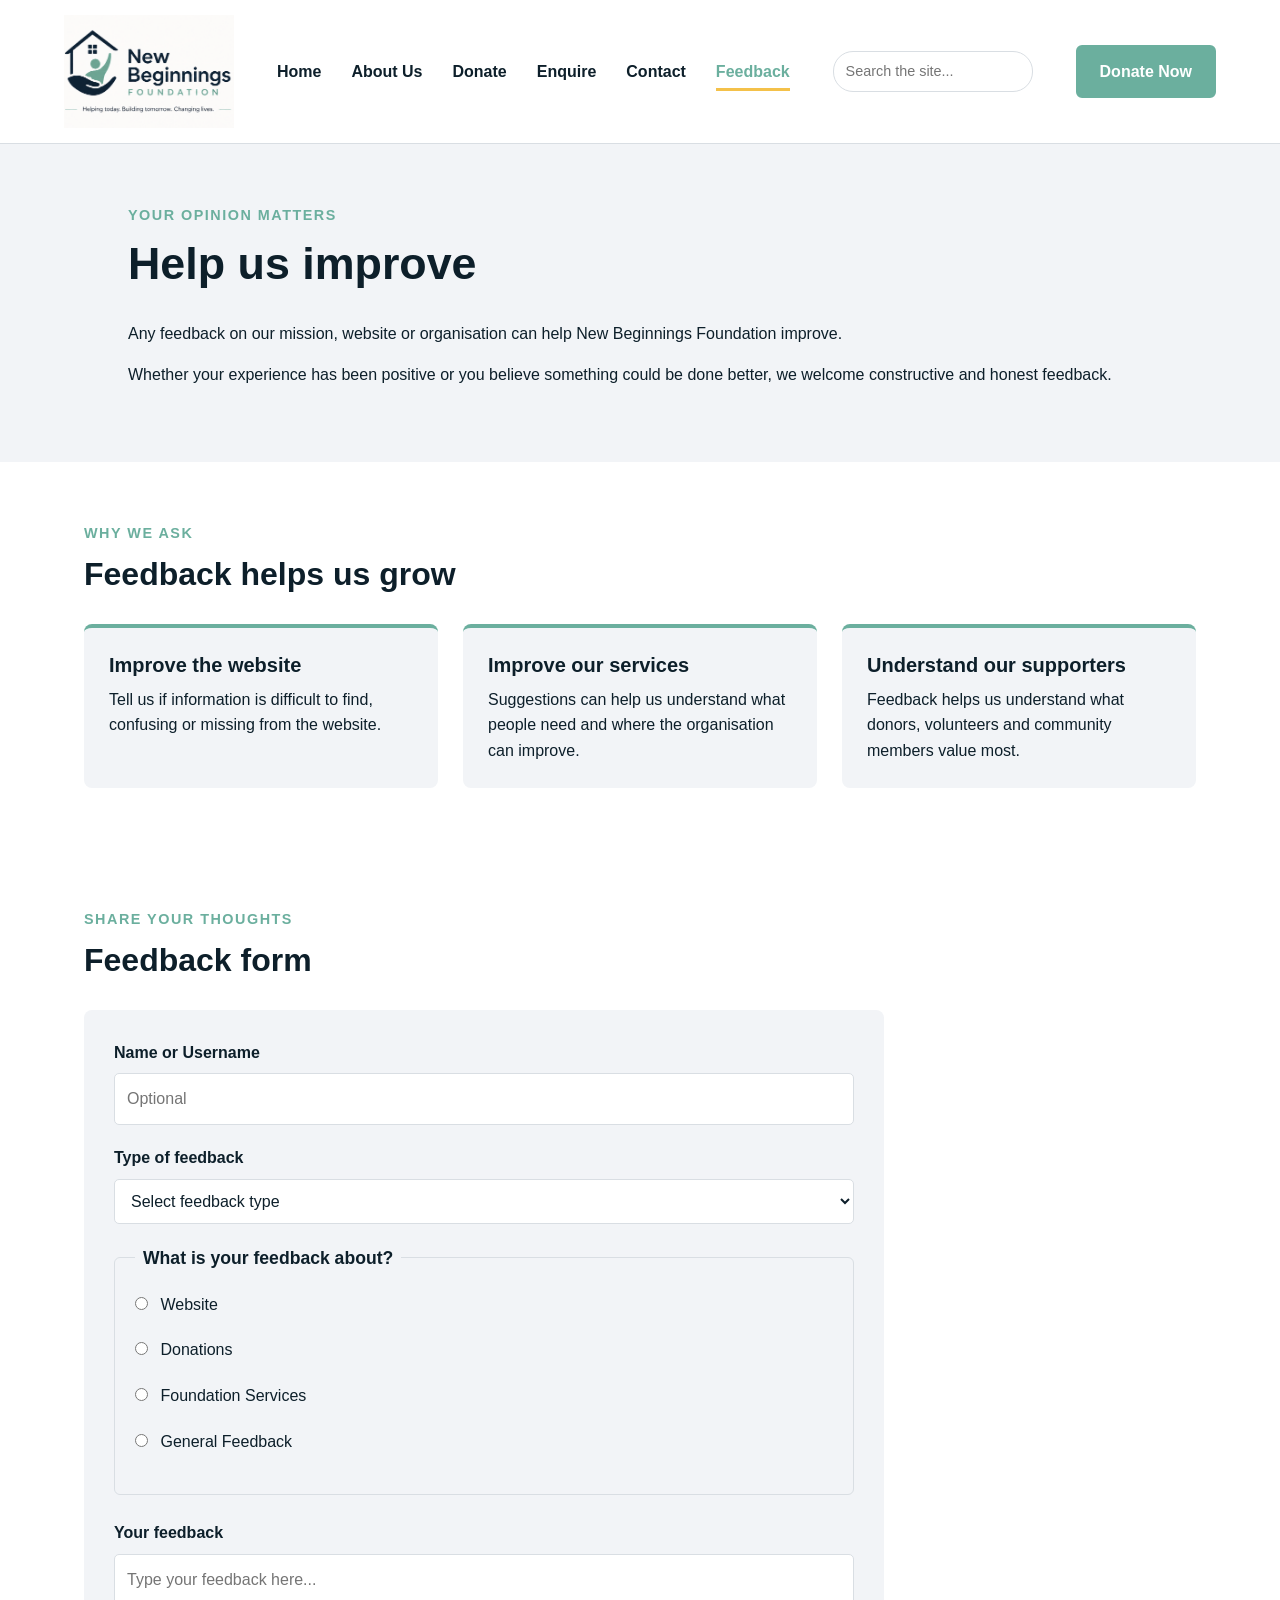
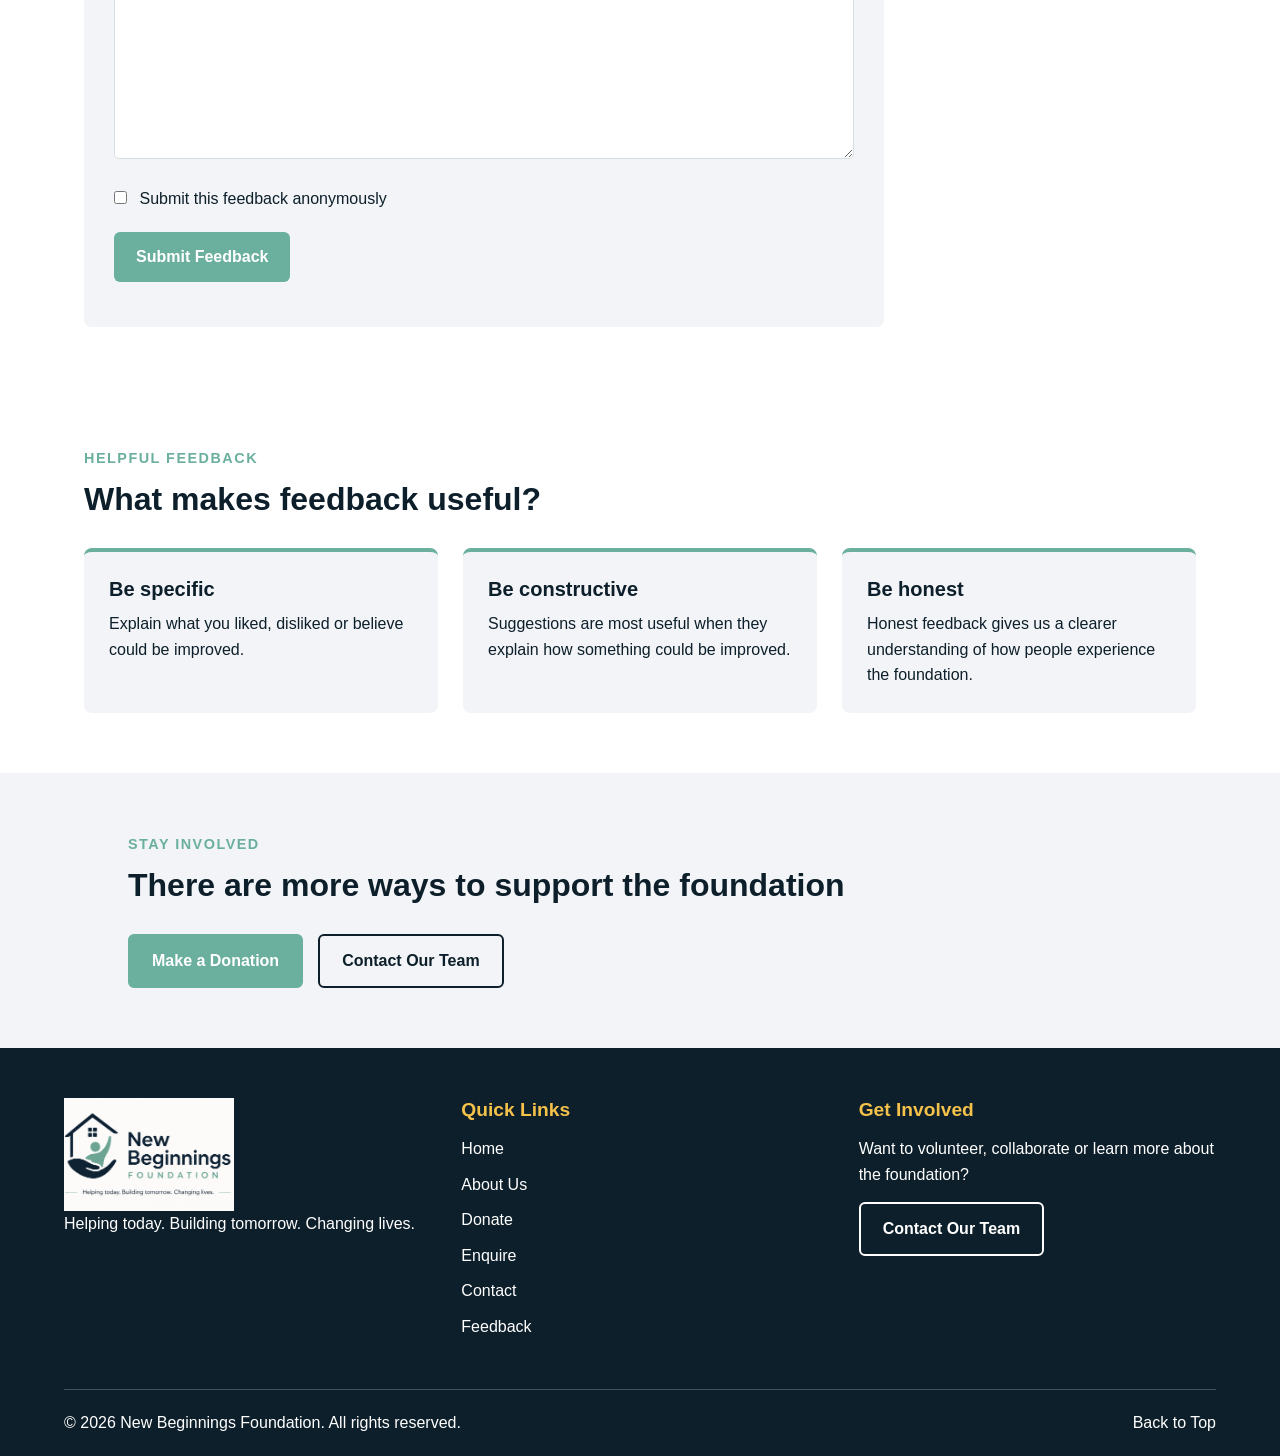
<file: feedback.html>
<!DOCTYPE html>
<html lang="en">

<head>
    <meta charset="UTF-8">
    <meta name="viewport" content="width=device-width, initial-scale=1.0">
    <meta name="description"
        content="Share feedback with New Beginnings Foundation and help us improve our organisation, website and services.">
    <meta name="author" content="New Beginnings Foundation">
    <meta name="robots" content="index, follow">

    <meta property="og:type" content="website">
    <meta property="og:site_name" content="New Beginnings Foundation">
    <meta property="og:title" content="Feedback | New Beginnings Foundation">
    <meta property="og:description" content="Share your feedback and suggestions to help New Beginnings Foundation improve its services.">

    <title>Feedback | New Beginnings Foundation</title>
    <link rel="stylesheet" href="CSS/style.css">
    <script src="JavaScript/validation.js" defer></script>
    <script src="JavaScript/form-ajax.js" defer></script>
</head>
<script src="JavaScript/search.js"></script>
<script src="JavaScript/animations.js"></script>

<body id="top">


    <!--Header-->
    <header class="site-header">

        <a href="index.html" class="logo-link">

            <img
                src="..\Subfolders\About\Logo.png"
                alt="New Beginnings Foundation logo"
                class="site-logo">
        </a>


        <nav class="main-navigation" aria-label="Main navigation">

            <ul>
                <li>
                    <a href="index.html">
                        Home
                    </a>
                </li>
                <li>
                    <a href="about.html">
                        About Us
                    </a>
                </li>
                <li>
                    <a href="donate.html">
                        Donate
                    </a>
                </li>
                <li>
                    <a href="enquiry.html">
                        Enquire
                    </a>
                </li>
                <li>
                    <a href="contact.html">
                        Contact
                    </a>
                </li>
                <li>
                    <a href="feedback.html" aria-current="page">
                        Feedback
                    </a>
                </li>
            </ul>
        </nav>


        <a href="donate.html" class="primary-button">
            Donate Now
        </a>
    </header>

    <main>

        <section class="content-section highlight-section">

            <div class="section-heading">

                <p class="eyebrow">
                    Your opinion matters
                </p>

                <h1>
                    Help us improve
                </h1>

            </div>

            <p>
                Any feedback on our mission, website or organisation
                can help New Beginnings Foundation improve.
            </p>

            <p>
                Whether your experience has been positive or you
                believe something could be done better, we welcome
                constructive and honest feedback.
            </p>
        </section>


<!--Why feedback matters-->
        <section class="content-section">

            <div class="section-heading">

                <p class="eyebrow">
                    Why we ask
                </p>

                <h2>
                    Feedback helps us grow
                </h2>

            </div>

            <div class="card-grid">

                <article class="card">

                    <h3>
                        Improve the website
                    </h3>

                    <p>
                        Tell us if information is difficult to find,
                        confusing or missing from the website.
                    </p>

                </article>

                <article class="card">

                    <h3>
                        Improve our services
                    </h3>

                    <p>
                        Suggestions can help us understand what people
                        need and where the organisation can improve.
                    </p>

                </article>

                <article class="card">

                    <h3>
                        Understand our supporters
                    </h3>

                    <p>
                        Feedback helps us understand what donors,
                        volunteers and community members value most.
                    </p>

                </article>
            </div>
        </section>



        <!--Feedback Form-->
        <section class="content-section">

            <div class="section-heading">

                <p class="eyebrow">
                    Share your thoughts
                </p>

                <h2>
                    Feedback form
                </h2>

            </div>

            <form class="site-form" action="https://formspree.io/f/xljjqedr" method="POST">

                <!-- Name -->
                <div class="form-group">

                    <label for="feedback-name">
                        Name or Username
                    </label>

                    <input
                        type="text"
                        id="feedback-name"
                        name="name"
                        placeholder="Optional">

                </div>

                <!-- Feedback type -->
                <div class="form-group">

                    <label for="feedback-type">
                        Type of feedback
                    </label>

                    <select
                        id="feedback-type"
                        name="feedback-type"
                        required>

                        <option value="">
                            Select feedback type
                        </option>

                        <option value="positive">
                            Positive Feedback
                        </option>

                        <option value="constructive">
                            Constructive Criticism
                        </option>

                        <option value="website">
                            Website Suggestion
                        </option>

                        <option value="service">
                            Service Suggestion
                        </option>

                        <option value="other">
                            Other
                        </option>

                    </select>

                </div>

                <!-- Feedback topic -->
                <fieldset>

                    <legend>
                        What is your feedback about?
                    </legend>


                    <div class="form-group">

                        <input
                            type="radio"
                            id="topic-website"
                            name="feedback-topic"
                            value="website"
                            required>

                        <label for="topic-website">
                            Website
                        </label>

                    </div>

                    <div class="form-group">

                        <input
                            type="radio"
                            id="topic-donations"
                            name="feedback-topic"
                            value="donations">

                        <label for="topic-donations">
                            Donations
                        </label>

                    </div>

                    <div class="form-group">

                        <input
                            type="radio"
                            id="topic-services"
                            name="feedback-topic"
                            value="services">

                        <label for="topic-services">
                            Foundation Services
                        </label>

                    </div>

                    <div class="form-group">

                        <input
                            type="radio"
                            id="topic-general"
                            name="feedback-topic"
                            value="general">

                        <label for="topic-general">
                            General Feedback
                        </label>

                    </div>
                </fieldset>

                <!-- Feedback message -->
                <div class="form-group">

                    <label for="feedback-message">
                        Your feedback
                    </label>

                    <textarea
                        id="feedback-message"
                        name="feedback-message"
                        rows="7"
                        placeholder="Type your feedback here..."
                        required></textarea>
                </div>

                <!-- Anonymous option -->
                <div class="form-group">

                    <input
                        type="checkbox"
                        id="anonymous-feedback"
                        name="anonymous"
                        value="yes">

                    <label for="anonymous-feedback">
                        Submit this feedback anonymously
                    </label>

                </div>

                <button type="submit" class="primary-button">
                    Submit Feedback
                </button>
            </form>
        </section>

        <!--Guidelines-->
        <section class="content-section">

            <div class="section-heading">

                <p class="eyebrow">
                    Helpful feedback
                </p>

                <h2>
                    What makes feedback useful?
                </h2>
            </div>

            <div class="card-grid">

                <article class="card">

                    <h3>
                        Be specific
                    </h3>

                    <p>
                        Explain what you liked, disliked or believe
                        could be improved.
                    </p>

                </article>

                <article class="card">

                    <h3>
                        Be constructive
                    </h3>

                    <p>
                        Suggestions are most useful when they explain
                        how something could be improved.
                    </p>

                </article>

                <article class="card">

                    <h3>
                        Be honest
                    </h3>

                    <p>
                        Honest feedback gives us a clearer understanding
                        of how people experience the foundation.
                    </p>

                </article>
            </div>
        </section>

        <!--Other ways to get involved-->
        <section class="content-section highlight-section">

            <div class="section-heading">

                <p class="eyebrow">
                    Stay involved
                </p>

                <h2>
                    There are more ways to support the foundation
                </h2>

            </div>

            <div class="button-group">

                <a href="donate.html" class="primary-button">
                    Make a Donation
                </a>

                <a href="contact.html" class="secondary-button">
                    Contact Our Team
                </a>

            </div>
        </section>
    </main>


    <!--Footer-->
    <footer class="site-footer">

        <div class="footer-content">

            <section>

                <img
                    src="..\Subfolders\About\Logo.png"
                    alt="New Beginnings Foundation logo"
                    class="site-logo">

                <p>
                    Helping today. Building tomorrow.
                    Changing lives.
                </p>

            </section>

            <nav class="footer-navigation" aria-label="Footer navigation">

                <h2>
                    Quick Links
                </h2>

                <ul>
                    <li>
                        <a href="index.html">
                            Home
                        </a>
                    </li>
                    <li>
                        <a href="about.html">
                            About Us
                        </a>
                    </li>
                    <li>
                        <a href="donate.html">
                            Donate
                        </a>
                    </li>

                    <li>
                        <a href="enquiry.html">
                            Enquire
                        </a>
                    </li>

                    <li>
                        <a href="contact.html">
                            Contact
                        </a>
                    </li>
                    <li>
                        <a href="feedback.html">
                            Feedback
                        </a>
                    </li>
                </ul>
            </nav>

            <section>

                <h2>
                    Get Involved
                </h2>

                <p>
                    Want to volunteer, collaborate or learn more about
                    the foundation?
                </p>

                <a href="contact.html" class="secondary-button">
                    Contact Our Team
                </a>
            </section>
        </div>

        <div class="footer-bottom">

            <p>
                &copy; 2026 New Beginnings Foundation.
                All rights reserved.
            </p>

            <a href="#top">
                Back to Top
            </a>

        </div>
    </footer>
</body>
</html>
</file>
<file: CSS/style.css>
:root { /* Easier colour reference */
    --navy: #0D1F2A;
    --white: #FFFFFF;
    --green: #6BAF9E;
    --gold: #F4C14A;
    --gray: #F2F4F7;
    --text-color: #0D1F2A;
    --border-color: #D9DEE3;
}

* {
    box-sizing: border-box;
    margin: 0;
    padding: 0;
}

html {
    scroll-behavior: smooth;
}

body {
    font-family: Arial, Helvetica, sans-serif;
    background-color: var(--white);
    color: var(--text-color);
    line-height: 1.6;
}

main {
    width: 100%;
}

h1, h2, h3 {
    color: var(--navy);
    line-height: 1.2;
    margin-bottom: 15px;
}

h1 {
    font-size: 2.8rem;
}

h2 {
    font-size: 2rem;
}

h3 {
    font-size: 1.25rem;
}

p {
    margin-bottom: 15px;
}

a {
    color: var(--navy);
    text-decoration: none;
}

a:hover {
    color: var(--green);
}

img {
    max-width: 100%;
    height: auto;
}

ul {
    list-style: none;
}

strong {
    color: var(--navy);
}

button, input, select, textarea {
    font: inherit;
}

.content-section {
    width: 90%;
    max-width: 1200px;
    margin: 0 auto;
    padding: 60px 20px;
}

.section-heading {
    max-width: 750px;
    margin-bottom: 30px;
}

.eyebrow {
    color: var(--green);
    font-size: 0.9rem;
    font-weight: bold;
    text-transform: uppercase;
    letter-spacing: 1.5px;
    margin-bottom: 10px;
}

.highlight-section {
    background-color: var(--gray);
    max-width: none;
    width: 100%;
    padding-left: 10%;
    padding-right: 10%;
}

.note {
    font-size: 0.9rem;
    color: #5D6670;
    margin-top: 20px;
}

.primary-button, .secondary-button {
    display: inline-block;
    padding: 12px 22px;
    border-radius: 6px;
    font-weight: bold;
    text-align: center;
    cursor: pointer;
    transition:
        background-color 0.3s ease,
        color 0.3s ease,
        border-color 0.3s ease;
}

.primary-button {
    background-color: var(--green);
    color: var(--white);
    border: 2px solid var(--green);
}

.primary-button:hover {
    background-color: var(--navy);
    border-color: var(--navy);
    color: var(--white);
}

.secondary-button {
    background-color: transparent;
    color: var(--navy);
    border: 2px solid var(--navy);
}

.secondary-button:hover {
    background-color: var(--navy);
    color: var(--white);
}

.button-group {
    display: flex;
    flex-wrap: wrap;
    gap: 15px;
    margin-top: 25px;
}

.card-grid {
    display: grid;
    grid-template-columns: repeat(3, 1fr);
    gap: 25px;
    margin-top: 30px;
}

.card {
    background-color: var(--gray);
    padding: 25px;
    border-radius: 8px;
    border-top: 4px solid var(--green);
}

.card h3 {
    margin-bottom: 10px;
}

.card p:last-child {
    margin-bottom: 0;
}

.content-image {
    width: 100%;
    border-radius: 8px;
    object-fit: cover;
}

.site-header {
    width: 100%;
    display: flex;
    align-items: center;
    justify-content: space-between;
    gap: 30px;
    padding: 15px 5%;
    background-color: var(--white);
    border-bottom: 1px solid var(--border-color);
}

.logo-link {
    display: block;
    flex-shrink: 0;
}

.site-logo {
    width: 170px;
    display: block;
}

.main-navigation ul {
    display: flex;
    align-items: center;
    gap: 30px;
}

.main-navigation a {
    color: var(--navy);
    font-weight: bold;
    padding: 8px 0;
    border-bottom: 3px solid transparent;
    transition:
        color 0.3s ease,
        border-color 0.3s ease;
}

.main-navigation a:hover {
    color: var(--green);
}

.main-navigation a[aria-current="page"] {
    color: var(--green);
    border-bottom-color: var(--gold);
}

.site-form {
    max-width: 800px;
    background-color: var(--gray);
    padding: 30px;
    border-radius: 8px;
}

.site-form fieldset {
    border: 1px solid var(--border-color);
    border-radius: 6px;
    padding: 20px;
    margin-bottom: 25px;
}

.site-form legend {
    color: var(--navy);
    font-size: 1.1rem;
    font-weight: bold;
    padding: 0 8px;
}

.form-group {
    margin-bottom: 20px;
}

.form-group label {
    display: block;
    font-weight: bold;
    margin-bottom: 8px;
}

/* Styling forms */
.site-form input[type="text"], 
.site-form input[type="email"],
.site-form input[type="tel"],
.site-form input[type="number"],
.site-form select,
.site-form textarea {
    width: 100%;
    padding: 12px;
    background-color: var(--white);
    border: 1px solid var(--border-color);
    border-radius: 5px;
    color: var(--navy);
}

.site-form input:focus,
.site-form select:focus,
.site-form textarea:focus {
    outline: none;
    border-color: var(--green);
}

.site-form textarea {
    resize: vertical;
}

.site-form input[type="radio"],
.site-form input[type="checkbox"] {
    width: auto;
    margin-right: 8px;
}

.site-form input[type="radio"] + label,
.site-form input[type="checkbox"] + label {
    display: inline;
    font-weight: normal;
}

.site-form button {
    border: none;
}

.table-container {
    width: 100%;
    overflow-x: auto;
    margin-top: 30px;
}

table {
    width: 100%;
    border-collapse: collapse;
    background-color: var(--white);
}

caption {
    text-align: left;
    font-weight: bold;
    color: var(--navy);
    margin-bottom: 15px;
}

th, td {
    padding: 15px;
    text-align: left;
    border-bottom: 1px solid var(--border-color);
}

th {
    background-color: var(--navy);
    color: var(--white);
}

tbody tr:hover {
    background-color: var(--gray);
}

.site-footer {
    background-color: var(--navy);
    color: var(--white);
    padding: 50px 5% 20px;
}

.footer-content {
    display: grid;
    grid-template-columns: repeat(3, 1fr);
    gap: 40px;
    max-width: 1200px;
    margin: 0 auto;
}

.site-footer h2 {
    color: var(--gold);
    font-size: 1.2rem;
}

.site-footer p {
    color: var(--white);
}

.site-footer a {
    color: var(--white);
}

.site-footer a:hover {
    color: var(--gold);
}

.footer-navigation li {
    margin-bottom: 10px;
}

.site-footer .secondary-button {
    color: var(--white);
    border-color: var(--white);
}

.site-footer .secondary-button:hover {
    background-color: var(--white);
    color: var(--navy);
}

.footer-bottom {
    display: flex;
    justify-content: space-between;
    align-items: center;
    gap: 20px;
    max-width: 1200px;
    margin: 40px auto 0;
    padding-top: 20px;
    border-top: 1px solid #44515A;
}

.footer-bottom p {
    margin-bottom: 0;
}

.hero {
    display: grid;
    grid-template-columns: 1.2fr 1fr;
    align-items: center;
    gap: 50px;
    min-height: 500px;
}

.hero h1 {
    font-size: 3.2rem;
}

.donation-total {
    text-align: center;
}

.donation-total .section-heading {
    margin-left: auto;
    margin-right: auto;
}

.donation-total strong {
    display: block;
    color: var(--green);
    font-size: 3rem;
    margin: 20px 0;
}

.founder-layout {
    display: grid;
    grid-template-columns: 2fr 1fr;
    align-items: center;
    gap: 50px;
}

.founder-image {
    width: 100%;
    max-width: 350px;
    border-radius: 8px;
    justify-self: center;
}

/* Website Breakpoints */
@media (max-width: 900px) {

    h1 {
        font-size: 2.4rem;
    }

    .site-header {
        flex-wrap: wrap;
    }

    .main-navigation {
        order: 3;
        width: 100%;
    }

    .main-navigation ul {
        justify-content: center;
        flex-wrap: wrap;
        gap: 20px;
    }

    .card-grid {
        grid-template-columns: repeat(2, 1fr);
    }

    .hero {
        grid-template-columns: 1fr;
    }

    .hero h1 {
        font-size: 2.7rem;
    }

    .founder-layout {
        grid-template-columns: 1fr;
    }

    .footer-content {
        grid-template-columns: repeat(2, 1fr);
    }
}

@media (max-width: 600px) {

    h1 {
        font-size: 2rem;
    }

    h2 {
        font-size: 1.6rem;
    }

    .site-header {
        flex-direction: column;
        align-items: center;
        text-align: center;
    }

    .main-navigation {
        order: initial;
    }

    .main-navigation ul {
        flex-direction: column;
        gap: 10px;
    }

    .content-section {
        width: 100%;
        padding: 40px 20px;
    }

    .highlight-section {
        padding-left: 20px;
        padding-right: 20px;
    }

    .card-grid {
        grid-template-columns: 1fr;
    }

    .hero {
        min-height: auto;
        gap: 30px;
    }

    .hero h1 {
        font-size: 2.2rem;
    }

    .button-group {
        flex-direction: column;
        align-items: stretch;
    }

    .primary-button, .secondary-button {
        width: 100%;
    }

    .site-form {
        padding: 20px;
    }

    .site-form fieldset {
        padding: 15px;
    }

    .footer-content {
        grid-template-columns: 1fr;
        text-align: center;
    }

    .footer-bottom {
        flex-direction: column;
        text-align: center;
    }
}

/*Header search*/
.site-search {
    position: relative;
}

.site-search-input {
    width: 200px;
    padding: 8px 12px;
    border: 1px solid var(--border-color);
    border-radius: 20px;
    font-size: 0.9rem;
}

.site-search-input:focus {
    outline: 2px solid var(--green);
}

.site-search-results {
    position: absolute;
    top: 110%;
    left: 0;
    right: 0;
    z-index: 100;
    list-style: none;
    background-color: var(--white);
    border: 1px solid var(--border-color);
    border-radius: 8px;
    box-shadow: 0 4px 12px rgba(0, 0, 0, 0.1);
    overflow: hidden;
}

.site-search-results a,
.site-search-results .no-results {
    display: block;
    padding: 10px 14px;
    color: var(--text-color);
    text-decoration: none;
}

.site-search-results a:hover {
    background-color: var(--gray);
}

.site-search-results .no-results {
    color: #666;
}

@media (max-width: 480px) {
    .site-search-input {
        width: 100%;
    }
    .site-search {
        width: 100%;
    }
}

/*MapStyling */
#map {
    width: 100%;
    height: 450px;
    border-radius: 12px;
    border: 1px solid var(--border-color);
}

@media (max-width: 768px) {
    #map {
        height: 320px;
    }
}

/* ===== Accordion (FAQ) ===== */
.accordion {
    max-width: 800px;
    margin: 0 auto;
}

.accordion-item {
    border: 1px solid var(--border-color);
    border-radius: 8px;
    margin-bottom: 12px;
    overflow: hidden;
    background-color: var(--white);
}

.accordion-header {
    width: 100%;
    display: flex;
    justify-content: space-between;
    align-items: center;
    padding: 18px 20px;
    border: none;
    background-color: var(--gray);
    color: var(--text-color);
    font-size: 1rem;
    font-weight: bold;
    text-align: left;
    cursor: pointer;
    transition: background-color 0.3s ease;
}

.accordion-header:hover {
    background-color: var(--border-color);
}

.accordion-header::after {
    content: "+";
    font-size: 1.5rem;
    color: var(--green);
    transition: transform 0.3s ease;
}

.accordion-header[aria-expanded="true"]::after {
    transform: rotate(45deg);
}

.accordion-panel {
    max-height: 0;
    overflow: hidden;
    transition: max-height 0.35s ease;
}

.accordion-panel p {
    padding: 15px 20px 20px;
}


/*transitions styling*/
/* animations.js adds .reveal (hidden) then .visible (shown) as items scroll into view (Claude AI, 2026)*/ 
.reveal {
    opacity: 0;
    transform: translateY(30px);
    transition: opacity 0.7s ease, transform 0.7s ease;
    transition-delay: var(--reveal-delay, 0ms);
}

.reveal.visible {
    opacity: 1;
    transform: none;
}

.card {
    transition: transform 0.25s ease, box-shadow 0.25s ease;
}

.card:hover {
    transform: translateY(-6px);
    box-shadow: 0 8px 20px rgba(0, 0, 0, 0.12);
}

/* Visitors who prefer less motion still get a gentle fade, just no sliding */
@media (prefers-reduced-motion: reduce) {
    .reveal {
        transform: none;
        transition: opacity 0.5s ease;
    }
    .card,
    .accordion-panel,
    .accordion-header::after {
        transition: none;
    }
}

/* Always show everything when printing */
@media print {
    .reveal {
        opacity: 1;
        transform: none;
        transition: none;
    }
}
</file>
